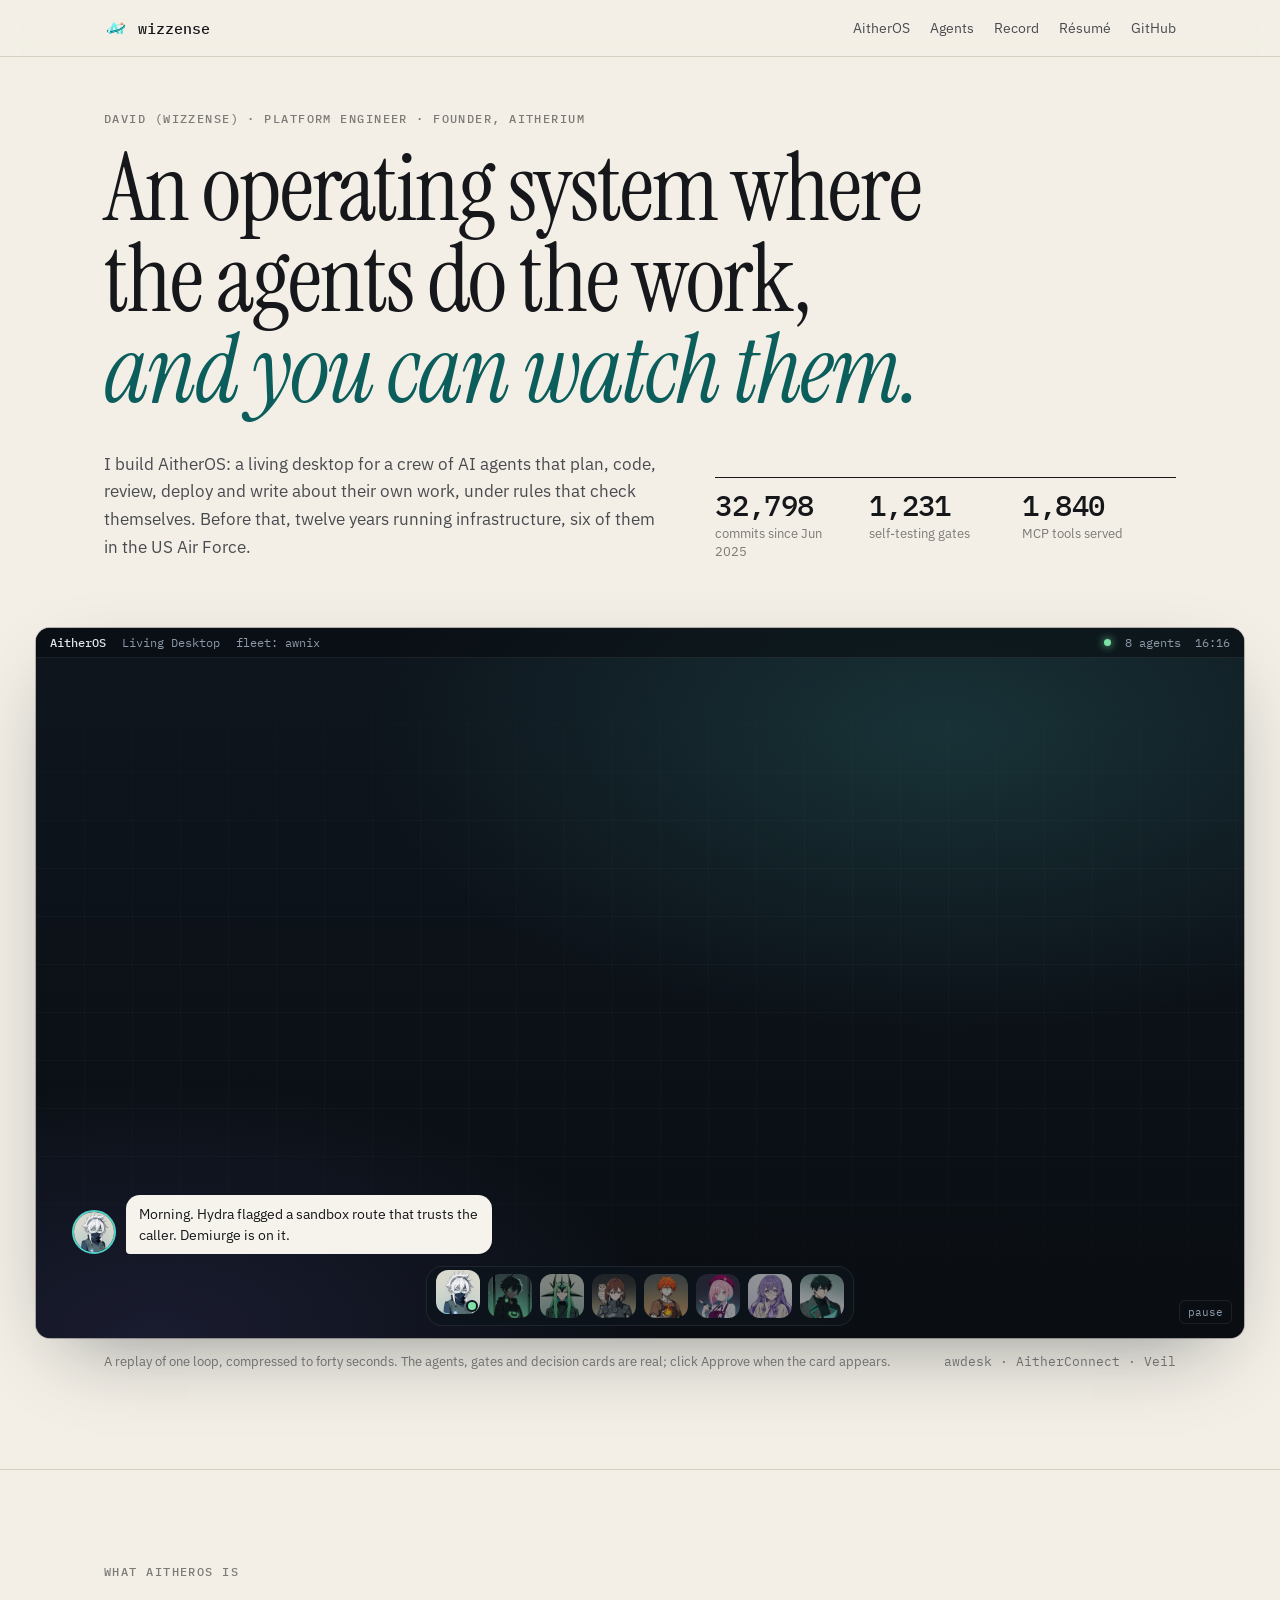
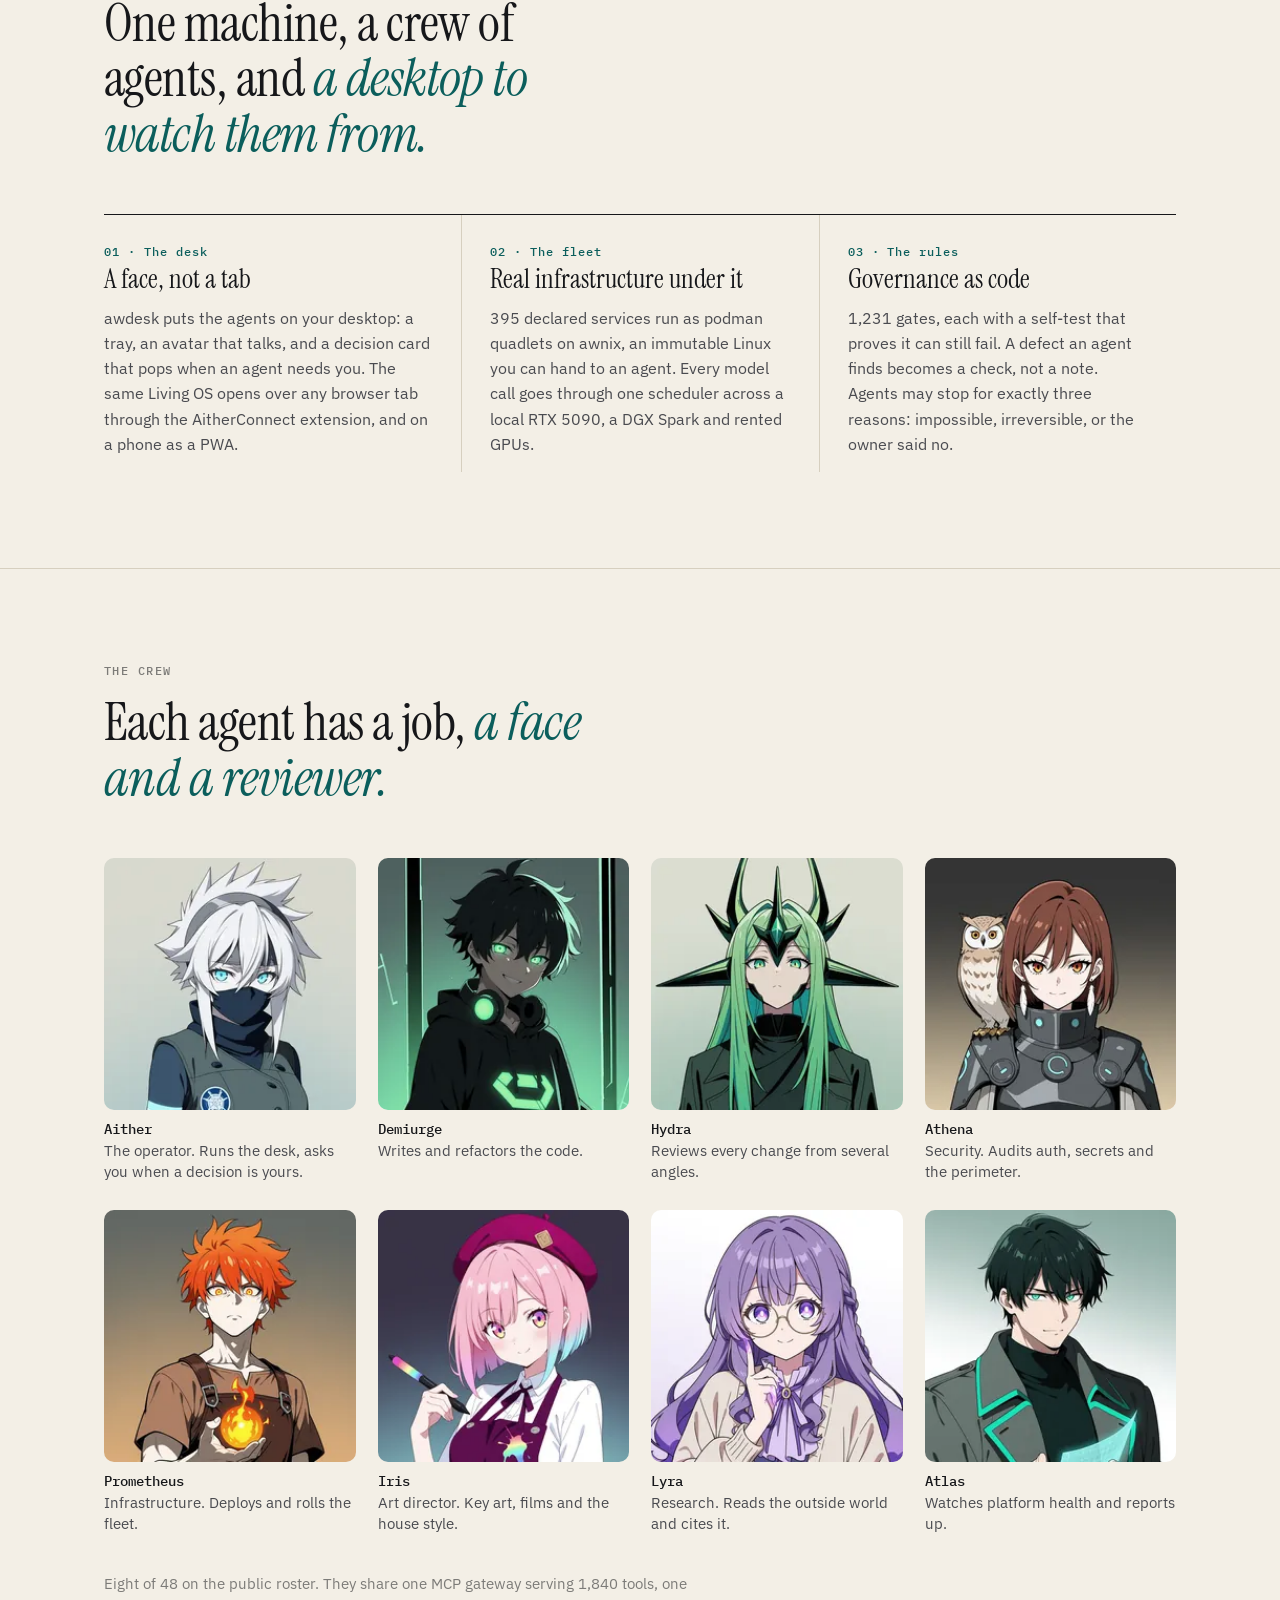
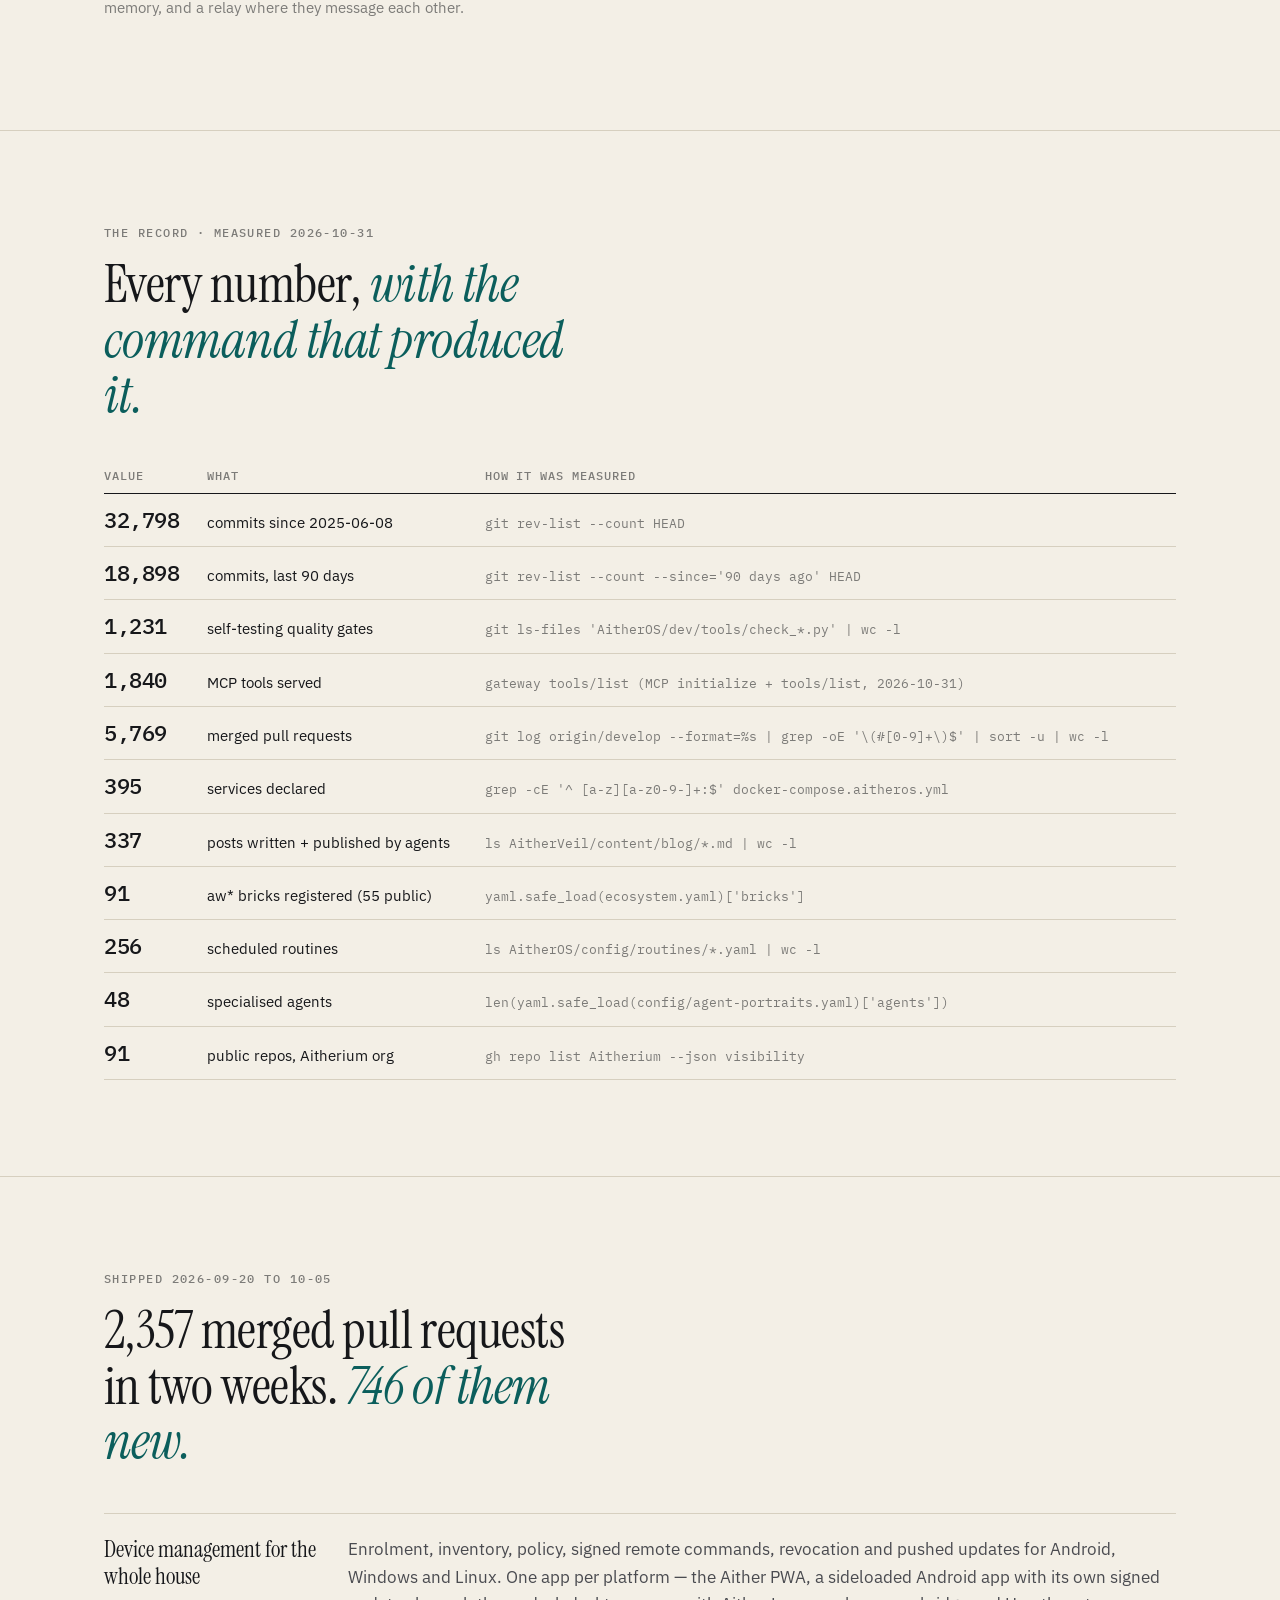
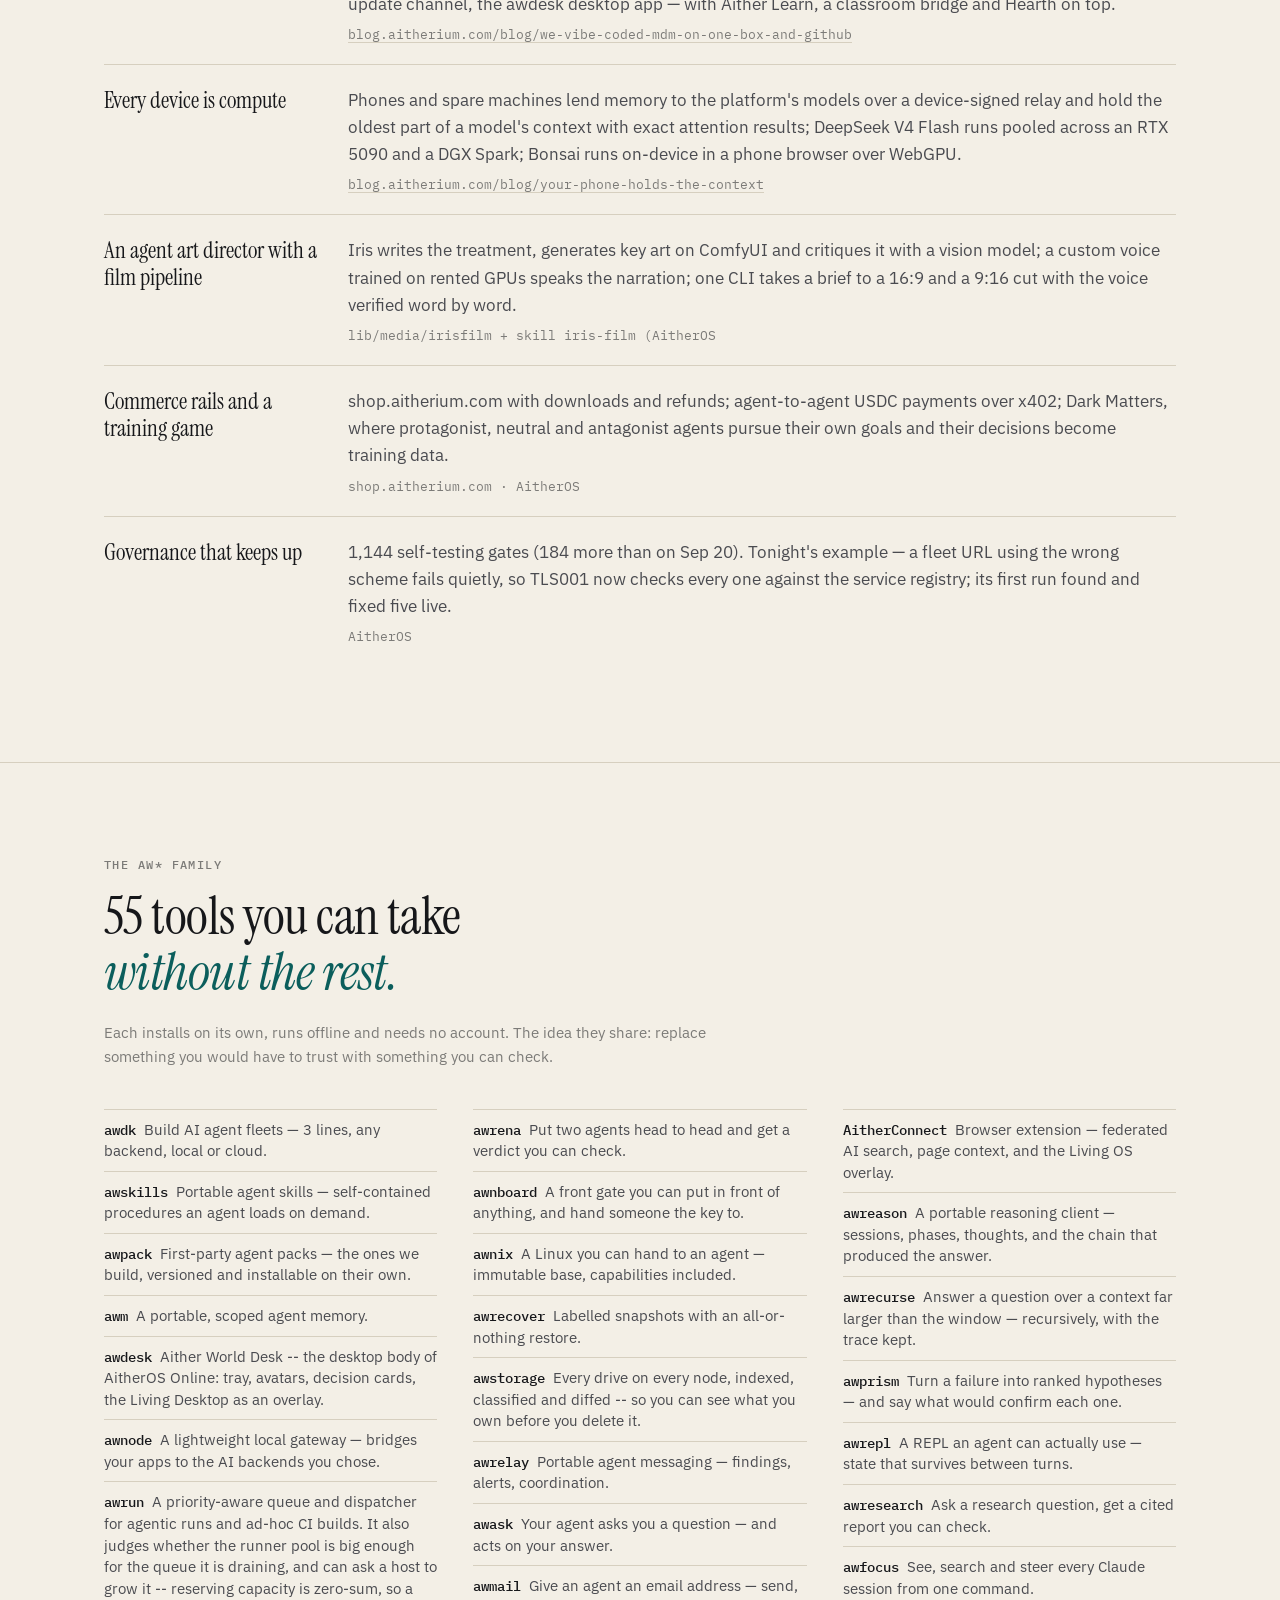
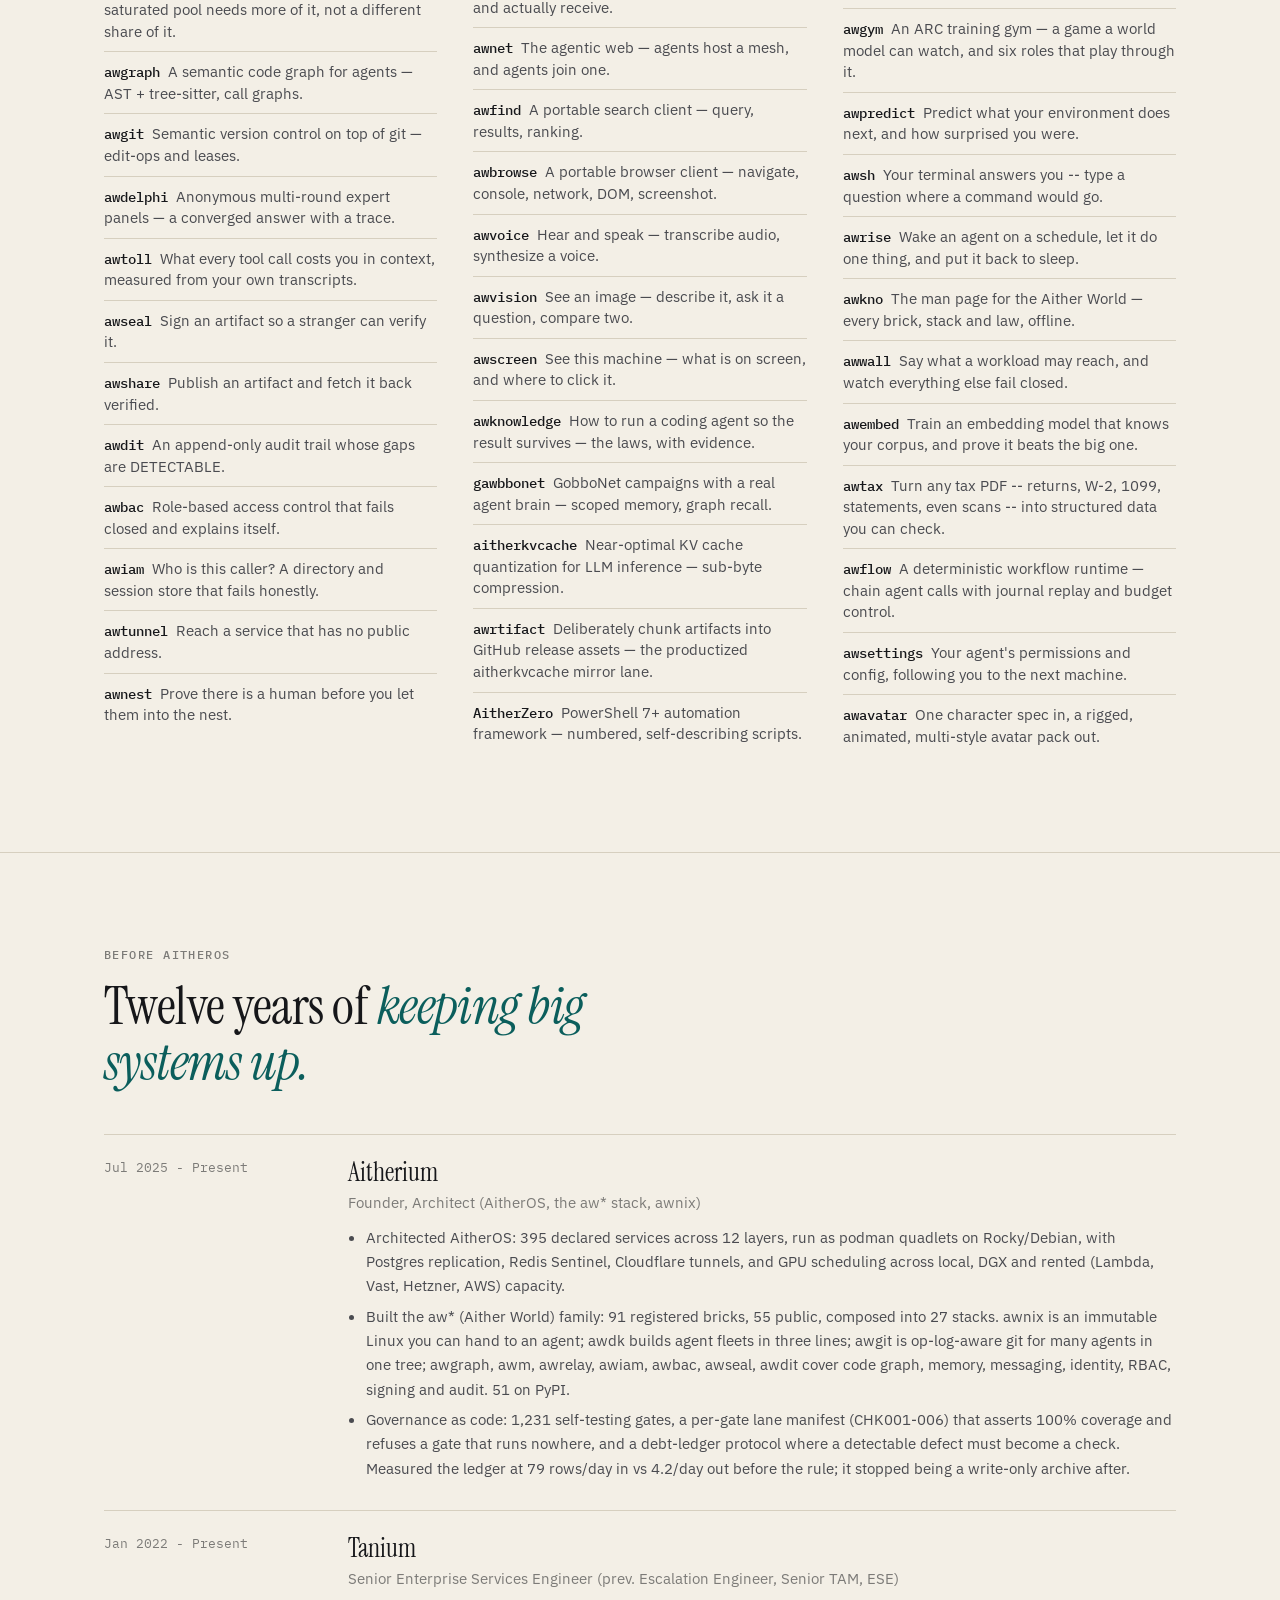
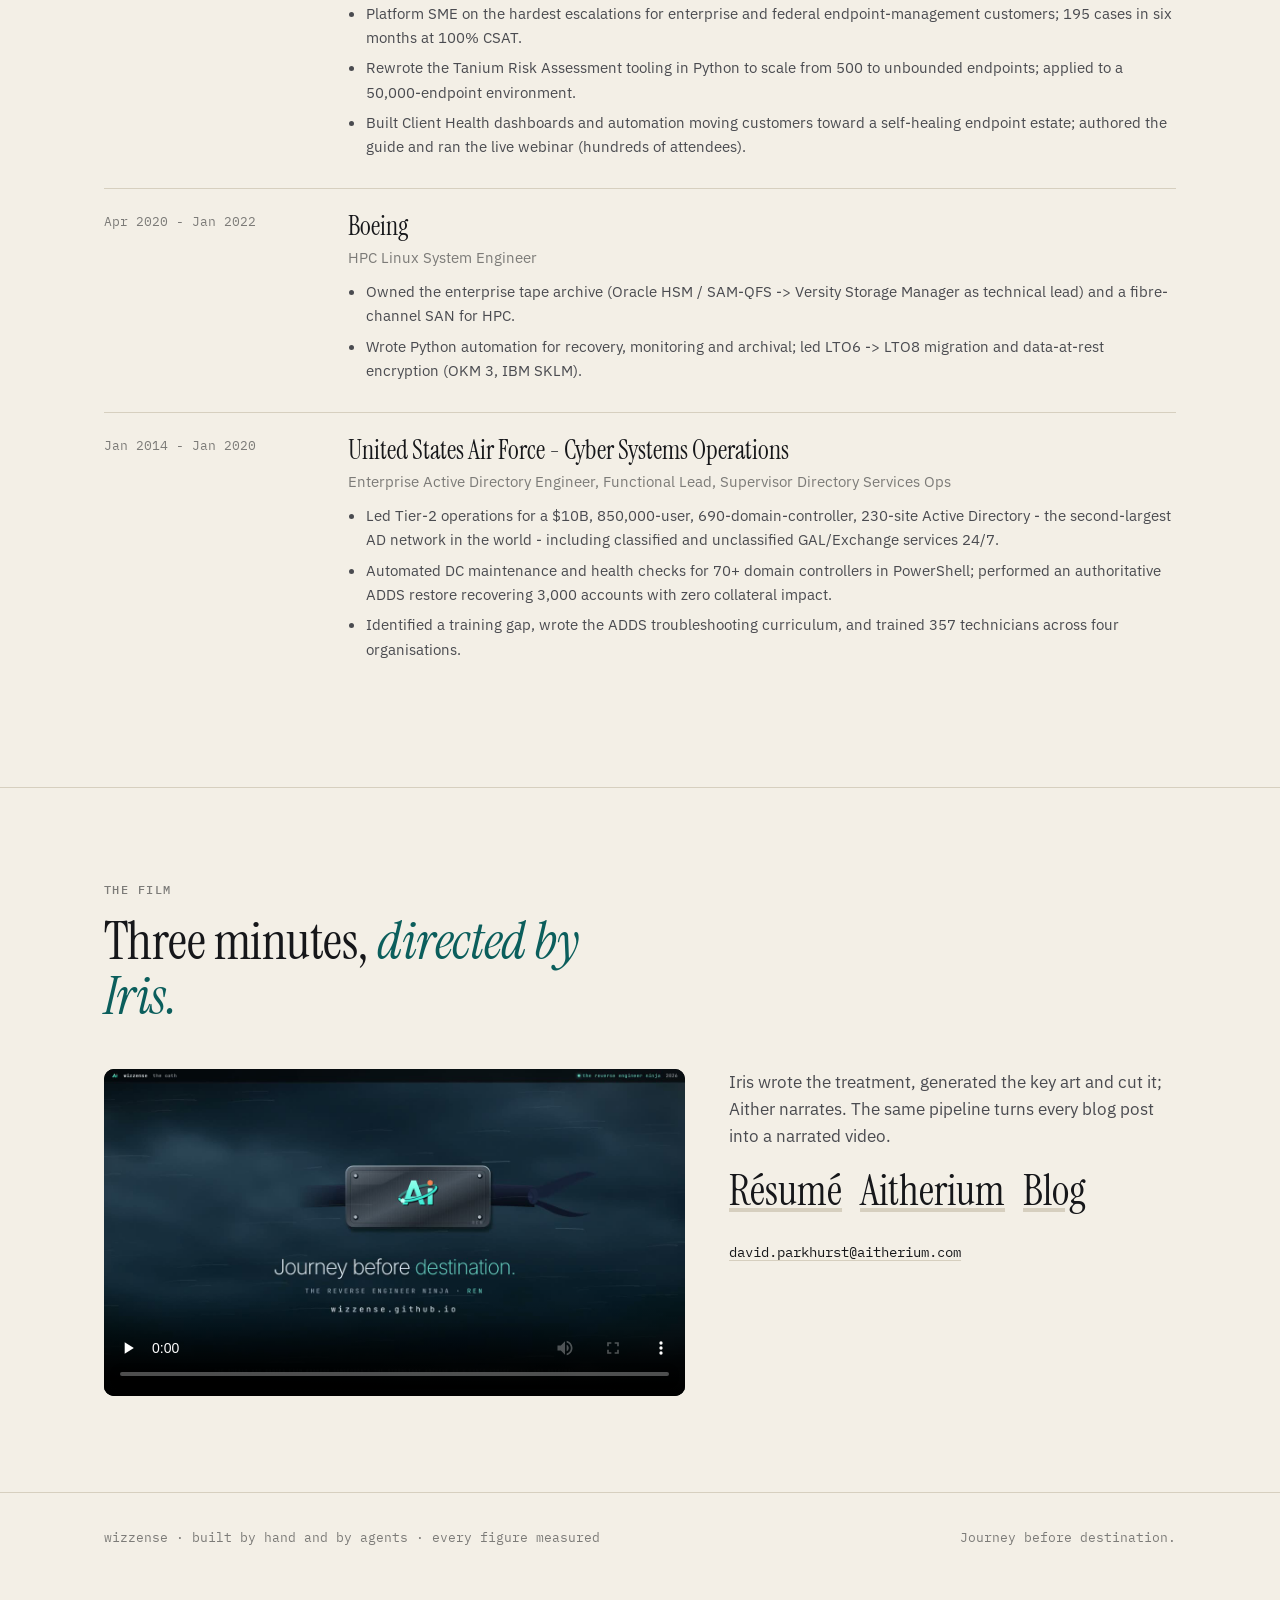
<file: docs/index.html>
<!doctype html>
<html lang="en">
<head>
<meta charset="utf-8">
<meta name="viewport" content="width=device-width, initial-scale=1">
<title>wizzense · AitherOS</title>
<meta name="description" content="David (wizzense) builds AitherOS: a living desktop where a crew of AI agents plan, code, review and ship under self-testing gates. 32,798 commits, 1,231 gates, 91 aw* bricks.">
<meta property="og:title" content="wizzense · AitherOS, the living desktop">
<meta property="og:description" content="An operating system where the agents do the work, and you can watch them. 32,798 commits since June 2025, every number measured.">
<meta property="og:image" content="https://wizzense.github.io/video/journey-poster.jpg">
<meta name="theme-color" content="#f3efe6" media="(prefers-color-scheme: light)">
<meta name="theme-color" content="#101114" media="(prefers-color-scheme: dark)">
<link rel="icon" href="favicon.ico">
<link rel="preconnect" href="https://fonts.googleapis.com">
<link rel="preconnect" href="https://fonts.gstatic.com" crossorigin>
<link href="https://fonts.googleapis.com/css2?family=Instrument+Serif:ital@0;1&family=IBM+Plex+Sans:wght@400;500;600&family=IBM+Plex+Mono:wght@400;500&display=swap" rel="stylesheet">
<style>
:root{
  --paper:#f3efe6; --paper-2:#ebe5d8; --ink:#16171a; --ink-2:#4a4b50; --ink-3:#7c7b78;
  --rule:#d6cfbf; --accent:#0f7b78; --accent-ink:#0b5e5c; --warn:#b4532a;
  --screen:#0c1117; --screen-2:#141b24; --glass:rgba(22,30,40,.92); --s-line:rgba(255,255,255,.08);
  --s-tx:#dfe6ee; --s-tx2:#8d99a8; --s-acc:#4fd1c5; --s-add:#7ee2a8; --s-del:#f2877a;
  --serif:"Instrument Serif",Georgia,serif; --sans:"IBM Plex Sans",system-ui,sans-serif; --mono:"IBM Plex Mono",ui-monospace,monospace;
  --maxw:1120px;
}
@media (prefers-color-scheme: dark){:root:not([data-theme="light"]){
  --paper:#101114; --paper-2:#17181c; --ink:#ece8de; --ink-2:#b5b1a7; --ink-3:#85827a; --rule:#2b2c31; --accent:#4fd1c5; --accent-ink:#7fe0d6; --warn:#e58a5f;
}}
:root[data-theme="dark"]{--paper:#101114; --paper-2:#17181c; --ink:#ece8de; --ink-2:#b5b1a7; --ink-3:#85827a; --rule:#2b2c31; --accent:#4fd1c5; --accent-ink:#7fe0d6; --warn:#e58a5f}
*{box-sizing:border-box}
html{-webkit-text-size-adjust:100%}
body{margin:0;background:var(--paper);color:var(--ink);font:400 17px/1.6 var(--sans);-webkit-font-smoothing:antialiased;overflow-x:hidden}
a{color:inherit;text-decoration-color:var(--rule);text-underline-offset:3px}
a:hover{text-decoration-color:var(--accent);color:var(--accent-ink)}
.wrap{max-width:var(--maxw);margin:0 auto;padding:0 24px}
.mono{font-family:var(--mono)}
.eyebrow{font:500 12px/1 var(--mono);letter-spacing:.12em;text-transform:uppercase;color:var(--ink-3);margin:0 0 18px}
h1,h2,h3{font-weight:400;margin:0}
h2{font-family:var(--serif);font-size:clamp(2rem,4.4vw,3.3rem);line-height:1.05;letter-spacing:-.01em;max-width:20ch}
h2 i{color:var(--accent-ink)}
p{margin:0 0 1em}
section{padding:96px 0;border-top:1px solid var(--rule)}

/* top bar */
header.top{position:sticky;top:0;z-index:20;background:color-mix(in srgb,var(--paper) 88%,transparent);backdrop-filter:blur(8px);-webkit-backdrop-filter:blur(8px);border-bottom:1px solid var(--rule)}
header.top .wrap{display:flex;align-items:center;gap:22px;height:56px}
.mark{display:flex;align-items:center;gap:10px;font:500 15px var(--mono);text-decoration:none}
.mark img{width:24px;height:24px;border-radius:6px}
nav.links{margin-left:auto;display:flex;gap:20px;font-size:14px}
nav.links a{text-decoration:none;color:var(--ink-2)}
nav.links a:hover{color:var(--ink)}
@media (max-width:720px){nav.links a.opt{display:none}}

/* hero */
.hero{padding-top:56px;padding-bottom:24px}
.hero h1{font-family:var(--serif);font-size:clamp(2.6rem,7.4vw,6.6rem);line-height:.96;letter-spacing:-.02em;max-width:19ch}
.hero h1 i{color:var(--accent-ink)}
.hero .intro{display:grid;grid-template-columns:1.1fr .9fr;gap:48px;margin-top:34px;align-items:end}
.hero .intro p{color:var(--ink-2);font-size:1.08rem;max-width:56ch;margin:0}
.hero .facts{display:grid;grid-template-columns:repeat(3,1fr);border-top:1px solid var(--ink)}
.hero .facts div{padding:12px 12px 0 0}
.hero .facts b{display:block;font:500 clamp(1.3rem,2.4vw,1.8rem)/1.1 var(--mono);letter-spacing:-.02em}
.hero .facts span{display:block;font-size:13px;line-height:1.35;margin-top:4px;color:var(--ink-3)}
@media (max-width:820px){.hero .intro{grid-template-columns:1fr;gap:28px}}

/* ───────── the living desktop ───────── */
.deskwrap{margin:44px auto 0;max-width:1240px;padding:0 16px}
#desk{position:relative;aspect-ratio:16/9.4;border-radius:14px;overflow:hidden;background:var(--screen);color:var(--s-tx);font:13px/1.5 var(--mono);
  box-shadow:0 1px 0 rgba(255,255,255,.06) inset,0 30px 80px -30px rgba(10,20,30,.45),0 0 0 1px rgba(0,0,0,.25);isolation:isolate;user-select:none}
#desk .wall{position:absolute;inset:0;z-index:-1;
  background:radial-gradient(80% 70% at 75% 15%,rgba(79,209,197,.16),transparent 60%),radial-gradient(70% 60% at 10% 100%,rgba(120,110,220,.14),transparent 60%),linear-gradient(180deg,#0e151d,#0a0e13)}
#desk .wall::after{content:"";position:absolute;inset:0;background-image:linear-gradient(rgba(255,255,255,.025) 1px,transparent 1px),linear-gradient(90deg,rgba(255,255,255,.025) 1px,transparent 1px);background-size:48px 48px;mask-image:linear-gradient(180deg,transparent,#000 30%,#000 70%,transparent)}
#desk .menubar{position:absolute;top:0;left:0;right:0;height:30px;display:flex;align-items:center;gap:16px;padding:0 14px;font-size:12px;color:var(--s-tx2);background:rgba(8,12,16,.55);border-bottom:1px solid var(--s-line)}
#desk .menubar b{color:var(--s-tx);font-weight:500}
#desk .menubar .r{margin-left:auto;display:flex;gap:14px;align-items:center}
#desk .menubar .dot{width:7px;height:7px;border-radius:50%;background:var(--s-add);box-shadow:0 0 8px var(--s-add)}
.win{position:absolute;background:var(--glass);border:1px solid var(--s-line);border-radius:10px;box-shadow:0 18px 40px -12px rgba(0,0,0,.6);overflow:hidden;
  opacity:0;transform:translateY(10px) scale(.98);transition:opacity .45s cubic-bezier(.2,.8,.2,1),transform .45s cubic-bezier(.2,.8,.2,1)}
.win.on{opacity:1;transform:none}
.win .tb{display:flex;align-items:center;gap:8px;height:30px;padding:0 10px;border-bottom:1px solid var(--s-line);font-size:11.5px;color:var(--s-tx2);background:rgba(255,255,255,.02)}
.win .tb img{width:18px;height:18px;border-radius:50%}
.win .tb b{color:var(--s-tx);font-weight:500}
.win .tb .st{margin-left:auto;font-size:10.5px;color:var(--s-acc)}
.win .bd{padding:10px 12px;font-size:12px;line-height:1.65;white-space:pre;overflow:hidden}
.win .add{color:var(--s-add)} .win .del{color:var(--s-del)} .win .dim{color:var(--s-tx2)} .win .acc{color:var(--s-acc)}
#w-code{left:3%;top:12%;width:47%;height:46%}
#w-review{left:52%;top:12%;width:30%;height:38%}
#w-gates{left:52%;top:53%;width:30%;height:23%}
#w-deploy{left:3%;top:61%;width:47%;height:24%}
#w-film{left:56%;top:20%;width:36%;height:40%}
#w-film .frame{margin:10px 12px;height:58%;border-radius:6px;background:#000 url(video/journey-poster.jpg) center/cover;position:relative;overflow:hidden}
#w-film .frame::after{content:"";position:absolute;inset:0;background:linear-gradient(90deg,transparent,rgba(255,255,255,.18),transparent);transform:translateX(-100%);animation:sweep 2.2s linear infinite}
#w-film .bar{margin:0 12px;height:4px;border-radius:2px;background:rgba(255,255,255,.08)}
#w-film .bar i{display:block;height:100%;width:0;border-radius:2px;background:var(--s-acc);transition:width 5s linear}
#w-film.on .bar i{width:86%}
@keyframes sweep{to{transform:translateX(100%)}}
.counter{font-size:22px;color:var(--s-tx);letter-spacing:-.02em}
/* decision card (awdesk) */
#card{position:absolute;right:2.5%;top:13%;width:min(300px,42%);padding:14px;border-radius:12px;background:#f6f3ec;color:#16171a;font:13px/1.45 var(--sans);
  box-shadow:0 24px 50px -10px rgba(0,0,0,.55);opacity:0;transform:translateX(24px);transition:all .45s cubic-bezier(.2,.8,.2,1);z-index:5;pointer-events:none}
#card.on{opacity:1;transform:none;pointer-events:auto}
#card .who{display:flex;align-items:center;gap:8px;font:500 11px var(--mono);color:#6b6a66;letter-spacing:.04em;text-transform:uppercase}
#card .who img{width:22px;height:22px;border-radius:50%}
#card h4{margin:8px 0 4px;font:600 15px/1.3 var(--sans)}
#card p{margin:0 0 10px;color:#4a4b50;font-size:12.5px}
#card .btns{display:flex;gap:8px}
#card button{flex:1;font:500 13px var(--sans);padding:8px 0;border-radius:8px;border:1px solid #cfc8b8;background:#fff;color:#16171a;cursor:pointer}
#card button.go{background:#0f7b78;border-color:#0f7b78;color:#fff}
#card button:focus-visible{outline:2px solid #0f7b78;outline-offset:2px}
#card .t{height:3px;margin-top:10px;border-radius:2px;background:#e3ddcf;overflow:hidden}
#card .t i{display:block;height:100%;width:100%;background:#0f7b78;transform-origin:left;transform:scaleX(1)}
#card.on .t i{transition:transform 6s linear;transform:scaleX(0)}
/* aither speaks */
#say{position:absolute;left:3%;bottom:84px;max-width:min(420px,70%);display:flex;gap:10px;align-items:flex-end;opacity:0;transform:translateY(8px);transition:all .4s;z-index:4}
#say.on{opacity:1;transform:none}
#say img{width:44px;height:44px;border-radius:50%;border:2px solid var(--s-acc);flex:none}
#say span{background:#f6f3ec;color:#16171a;font:14px/1.45 var(--sans);padding:9px 13px;border-radius:14px 14px 14px 4px}
/* dock */
#dock{position:absolute;left:50%;bottom:12px;transform:translateX(-50%);display:flex;gap:8px;padding:7px 9px;border-radius:16px;background:rgba(14,20,28,.7);border:1px solid var(--s-line);backdrop-filter:blur(10px);-webkit-backdrop-filter:blur(10px)}
#dock .a{position:relative;width:44px;height:44px;border-radius:12px;overflow:hidden;opacity:.55;transition:opacity .3s,transform .3s}
#dock .a img{width:100%;height:100%;object-fit:cover;display:block}
#dock .a.busy{opacity:1;transform:translateY(-4px)}
#dock .a.busy::after{content:"";position:absolute;right:4px;bottom:4px;width:8px;height:8px;border-radius:50%;background:var(--s-add);box-shadow:0 0 0 2px #0e141c}
#desk .ctl{position:absolute;right:12px;bottom:14px;font:11px var(--mono);color:var(--s-tx2);background:none;border:1px solid var(--s-line);border-radius:6px;padding:4px 8px;cursor:pointer}
.deskcap{max-width:var(--maxw);margin:14px auto 0;padding:0 24px;font-size:13px;color:var(--ink-3);display:flex;gap:18px;flex-wrap:wrap;justify-content:space-between}
@media (max-width:760px){
  #desk{aspect-ratio:auto;height:640px;font-size:11px}
  #w-code{left:3%;top:7%;width:94%;height:34%}
  #w-review{left:3%;top:43%;width:94%;height:22%}
  #w-gates{display:none}
  #w-deploy{left:3%;top:43%;width:94%;height:22%;z-index:2}
  #w-film{left:3%;top:7%;width:94%;height:34%;z-index:2}
  #card{right:3%;left:3%;width:auto;top:auto;bottom:150px}
  #say{bottom:76px;max-width:94%}
  #dock .a{width:34px;height:34px;border-radius:9px}
  #dock{gap:5px;padding:5px}
  #desk .ctl{display:none}
  #desk .menubar .hide-s{display:none}
  .win .bd{font-size:11px;white-space:pre-wrap}
}
@media (prefers-reduced-motion:reduce){.win,#card,#say{transition:none}#w-film .frame::after{animation:none}}

/* three columns */
.cols{display:grid;grid-template-columns:repeat(3,1fr);gap:0;margin-top:52px;border-top:1px solid var(--ink)}
.cols > div{padding:22px 28px 0 0}
.cols > div + div{padding-left:28px;border-left:1px solid var(--rule)}
.cols h3{font-family:var(--serif);font-size:1.7rem;line-height:1.1;margin-bottom:12px}
.cols p{color:var(--ink-2);font-size:.98rem}
.cols .n{font:500 12px var(--mono);color:var(--accent-ink);letter-spacing:.08em}
@media (max-width:820px){.cols{grid-template-columns:1fr}.cols > div + div{padding-left:0;border-left:0;border-top:1px solid var(--rule)}.cols > div{padding:22px 0 8px}}

/* cast */
.cast{display:grid;grid-template-columns:repeat(4,1fr);gap:28px 22px;margin-top:52px}
.cast figure{margin:0}
.cast img{width:100%;aspect-ratio:1;object-fit:cover;border-radius:10px;display:block;background:var(--paper-2);filter:saturate(.9)}
.cast figcaption{margin-top:10px;font-size:.92rem;color:var(--ink-2);line-height:1.45}
.cast figcaption b{display:block;font:500 14px var(--mono);color:var(--ink);margin-bottom:2px}
@media (max-width:820px){.cast{grid-template-columns:repeat(2,1fr)}}
.aside{margin-top:36px;color:var(--ink-3);font-size:.95rem;max-width:70ch}

/* record table */
table.rec{width:100%;border-collapse:collapse;margin-top:44px;font-size:.95rem}
table.rec th{text-align:left;font:500 12px var(--mono);letter-spacing:.08em;text-transform:uppercase;color:var(--ink-3);padding:0 12px 10px 0;border-bottom:1px solid var(--ink)}
table.rec td{padding:12px 12px 12px 0;border-bottom:1px solid var(--rule);vertical-align:baseline}
table.rec td.v{font:500 1.35rem var(--mono);letter-spacing:-.02em;white-space:nowrap;width:1%;padding-right:28px}
table.rec td.c{font:12.5px/1.5 var(--mono);color:var(--ink-3);word-break:break-word}
@media (max-width:720px){table.rec thead{display:none}table.rec tr{display:grid;grid-template-columns:auto 1fr;gap:0 16px;border-bottom:1px solid var(--rule);padding:10px 0}table.rec td{border:0;padding:0}table.rec td.c{grid-column:1/-1;margin-top:4px}}

/* log */
.log{list-style:none;margin:44px 0 0;padding:0}
.log li{display:grid;grid-template-columns:220px 1fr;gap:24px;padding:22px 0;border-top:1px solid var(--rule)}
.log h3{font-family:var(--serif);font-size:1.45rem;line-height:1.15}
.log p{color:var(--ink-2);margin:0}
.log .ev{display:block;margin-top:8px;font:12.5px var(--mono);color:var(--ink-3)}
@media (max-width:720px){.log li{grid-template-columns:1fr;gap:8px}}

/* bricks */
.bricks{columns:3 280px;column-gap:36px;margin-top:40px}
.bricks a{display:block;break-inside:avoid;padding:9px 0;border-top:1px solid var(--rule);text-decoration:none;font-size:.93rem;color:var(--ink-2);line-height:1.45}
.bricks a b{font:500 14px var(--mono);color:var(--ink);margin-right:8px}
.bricks a:hover b{color:var(--accent-ink)}

/* experience */
.xp{margin-top:44px}
.xp .row{display:grid;grid-template-columns:220px 1fr;gap:24px;padding:24px 0;border-top:1px solid var(--rule)}
.xp .when{font:13px var(--mono);color:var(--ink-3)}
.xp .org{font-family:var(--serif);font-size:1.6rem;line-height:1.1}
.xp .ttl{color:var(--ink-3);font-size:.92rem;margin:4px 0 10px}
.xp ul{margin:0;padding-left:18px;color:var(--ink-2);font-size:.95rem}
.xp li{margin-bottom:6px}
@media (max-width:720px){.xp .row{grid-template-columns:1fr;gap:6px}}

/* film + close */
.film{display:grid;grid-template-columns:1.3fr 1fr;gap:44px;margin-top:44px;align-items:start}
.film video{width:100%;border-radius:10px;background:#000;display:block}
.close a.big{display:inline-block;font-family:var(--serif);font-size:clamp(1.8rem,3.4vw,2.6rem);line-height:1.2;margin:0 18px 6px 0}
@media (max-width:820px){.film{grid-template-columns:1fr}}
footer{padding:36px 0 60px;border-top:1px solid var(--rule);font:13px var(--mono);color:var(--ink-3)}
footer .wrap{display:flex;gap:20px;flex-wrap:wrap;justify-content:space-between}
</style>
</head>
<body>
<header class="top"><div class="wrap">
  <a class="mark" href="#"><img src="assets/element-symbol.svg" alt="">wizzense</a>
  <nav class="links">
    <a class="opt" href="#os">AitherOS</a><a class="opt" href="#cast">Agents</a><a class="opt" href="#record">Record</a>
    <a href="resume.pdf">Résumé</a><a href="https://github.com/wizzense">GitHub</a>
  </nav>
</div></header>

<main>
<div class="wrap hero">
  <p class="eyebrow">David (wizzense) · Platform engineer · Founder, Aitherium</p>
  <h1>An operating system where the agents do the work, <i>and you can watch them.</i></h1>
  <div class="intro">
    <p>I build AitherOS: a living desktop for a crew of AI agents that plan, code, review, deploy and write about their own work, under rules that check themselves. Before that, twelve years running infrastructure, six of them in the US Air Force.</p>
    <div class="facts">
      <div><b>32,798</b><span>commits since Jun 2025</span></div>
      <div><b>1,231</b><span>self-testing gates</span></div>
      <div><b>1,840</b><span>MCP tools served</span></div>
    </div>
  </div>
</div>

<div class="deskwrap">
  <div id="desk" role="img" aria-label="A replay of the AitherOS living desktop: Demiurge writes a fix, Hydra reviews it, the gates run, Aither asks for approval with a decision card, Prometheus deploys and Iris cuts the release film.">
    <div class="wall"></div>
    <div class="menubar"><b>AitherOS</b><span class="hide-s">Living Desktop</span><span class="hide-s">fleet: awnix</span>
      <span class="r"><span class="dot"></span><span id="crew">8 agents</span><span id="clock">09:00</span></span></div>

    <div class="win" id="w-code"><div class="tb"><img src="assets/agents/demiurge.webp" alt=""><b>Demiurge</b> lib/sandbox/routes.py<span class="st">writing</span></div><div class="bd" id="code"></div></div>
    <div class="win" id="w-review"><div class="tb"><img src="assets/agents/hydra.webp" alt=""><b>Hydra</b> review<span class="st">reading</span></div><div class="bd" id="review" style="white-space:pre-wrap"></div></div>
    <div class="win" id="w-gates"><div class="tb"><img src="assets/agents/athena.webp" alt=""><b>Athena</b> run_gates.py<span class="st">running</span></div><div class="bd"><span class="counter" id="gcount">0</span> <span class="dim">/ 1,231 gates</span>
<span id="gline" class="dim">checking…</span></div></div>
    <div class="win" id="w-deploy"><div class="tb"><img src="assets/agents/prometheus.webp" alt=""><b>Prometheus</b> ring deploy<span class="st">rolling</span></div><div class="bd" id="deploy" style="white-space:pre-wrap"></div></div>
    <div class="win" id="w-film"><div class="tb"><img src="assets/agents/iris.webp" alt=""><b>Iris</b> release film<span class="st">cutting</span></div><div class="frame"></div><div class="bar"><i></i></div><div class="bd dim">16:9 + 9:16 · voice checked word by word</div></div>

    <div id="card" role="dialog" aria-label="Decision card">
      <div class="who"><img src="assets/agents/aither.webp" alt="">Aither needs you</div>
      <h4>Ship the sandbox auth fix?</h4>
      <p>Review passed, gates clean. Rolls one Genesis instance at a time.</p>
      <div class="btns"><button class="go" id="approve">Approve</button><button id="hold">Hold</button></div>
      <div class="t"><i></i></div>
    </div>
    <div id="say"><img src="assets/agents/aither.webp" alt=""><span id="saytx"></span></div>

    <div id="dock"></div>
    <button class="ctl" id="pause" type="button">pause</button>
  </div>
</div>
<div class="deskcap"><span>A replay of one loop, compressed to forty seconds. The agents, gates and decision cards are real; click Approve when the card appears.</span><span class="mono">awdesk · AitherConnect · Veil</span></div>

<section id="os" style="margin-top:96px"><div class="wrap">
  <p class="eyebrow">What AitherOS is</p>
  <h2>One machine, a crew of agents, and <i>a desktop to watch them from.</i></h2>
  <div class="cols">
    <div><span class="n">01 · The desk</span><h3>A face, not a tab</h3><p>awdesk puts the agents on your desktop: a tray, an avatar that talks, and a decision card that pops when an agent needs you. The same Living OS opens over any browser tab through the AitherConnect extension, and on a phone as a PWA.</p></div>
    <div><span class="n">02 · The fleet</span><h3>Real infrastructure under it</h3><p>395 declared services run as podman quadlets on awnix, an immutable Linux you can hand to an agent. Every model call goes through one scheduler across a local RTX 5090, a DGX Spark and rented GPUs.</p></div>
    <div><span class="n">03 · The rules</span><h3>Governance as code</h3><p>1,231 gates, each with a self-test that proves it can still fail. A defect an agent finds becomes a check, not a note. Agents may stop for exactly three reasons: impossible, irreversible, or the owner said no.</p></div>
  </div>
</div></section>

<section id="cast"><div class="wrap">
  <p class="eyebrow">The crew</p>
  <h2>Each agent has a job, <i>a face and a reviewer.</i></h2>
  <div class="cast" id="castgrid"></div>
  <p class="aside">Eight of 48 on the public roster. They share one MCP gateway serving 1,840 tools, one memory, and a relay where they message each other.</p>
</div></section>

<section id="record"><div class="wrap">
  <p class="eyebrow">The record · measured 2026-10-31</p>
  <h2>Every number, <i>with the command that produced it.</i></h2>
  <table class="rec"><thead><tr><th>Value</th><th>What</th><th>How it was measured</th></tr></thead><tbody id="rec"></tbody></table>
</div></section>

<section id="recent"><div class="wrap">
  <p class="eyebrow">Shipped 2026-09-20 to 10-05</p>
  <h2>2,357 merged pull requests in two weeks. <i>746 of them new.</i></h2>
  <ul class="log" id="log"></ul>
</div></section>

<section id="bricks"><div class="wrap">
  <p class="eyebrow">The aw* family</p>
  <h2>55 tools you can take <i>without the rest.</i></h2>
  <p class="aside" style="margin-top:20px">Each installs on its own, runs offline and needs no account. The idea they share: replace something you would have to trust with something you can check.</p>
  <div class="bricks" id="bricklist"></div>
</div></section>

<section id="before"><div class="wrap">
  <p class="eyebrow">Before AitherOS</p>
  <h2>Twelve years of <i>keeping big systems up.</i></h2>
  <div class="xp" id="xp"></div>
</div></section>

<section id="close"><div class="wrap">
  <p class="eyebrow">The film</p>
  <h2>Three minutes, <i>directed by Iris.</i></h2>
  <div class="film">
    <video controls preload="none" playsinline poster="video/journey-poster.jpg" src="video/journey.mp4"></video>
    <div class="close">
      <p style="color:var(--ink-2)">Iris wrote the treatment, generated the key art and cut it; Aither narrates. The same pipeline turns every blog post into a narrated video.</p>
      <a class="big" href="resume.pdf">Résumé</a><a class="big" href="https://github.com/Aitherium">Aitherium</a><a class="big" href="https://blog.aitherium.com">Blog</a>
      <p class="mono" style="margin-top:18px;font-size:14px"><a href="mailto:david.parkhurst@aitherium.com">david.parkhurst@aitherium.com</a></p>
    </div>
  </div>
</div></section>
</main>

<footer><div class="wrap"><span>wizzense · built by hand and by agents · every figure measured</span><span>Journey before destination.</span></div></footer>

<script>
const D = {"identity":{"name":"David (wizzense)","handle":"wizzense","headline":"Platform Engineer. Founder & Architect, Aitherium / AitherOS. USAF veteran.","location":"remote","email":"david.parkhurst@aitherium.com","github":"github.com/wizzense","org":"github.com/Aitherium","site":"wizzense.github.io","blog":"blog.aitherium.com"},"summary":"I run a software factory, not a backlog. Over 15 months I built AitherOS — an AI-native operating platform where 48 specialised agents plan, code, review, audit, deploy and write about their own work — and used it to land 32,798 commits and 5,769 merged pull requests, 1,231 self-testing quality gates, 1,840 live MCP tools and 337 published posts, most of it authored and shipped by agents under programmatic governance I designed. Before that: 12 years racking, securing and automating enterprise infrastructure, including the second-largest Active Directory on earth for the US Air Force. I have scars from every layer of the stack and a documented, measured opinion about how autonomous systems fail. Platform engineering — orchestration, governance, memory, evaluation, self-healing, ship — is the job I have been doing, in the open, every day.","metrics":[{"key":"commits_total","value":32798,"label":"commits since 2025-06-08","how":"git rev-list --count HEAD"},{"key":"commits_90d","value":18898,"label":"commits, last 90 days","how":"git rev-list --count --since='90 days ago' HEAD"},{"key":"quality_gates","value":1231,"label":"self-testing quality gates","how":"git ls-files 'AitherOS/dev/tools/check_*.py' | wc -l"},{"key":"mcp_tools_served","value":1840,"label":"MCP tools served","how":"gateway tools/list (MCP initialize + tools/list, 2026-10-31)"},{"key":"merged_prs_total","value":5769,"label":"merged pull requests","how":"git log origin/develop --format=%s | grep -oE '\\(#[0-9]+\\)$' | sort -u | wc -l"},{"key":"compose_services","value":395,"label":"services declared","how":"grep -cE '^  [a-z][a-z0-9-]+:$' docker-compose.aitheros.yml"},{"key":"blog_posts","value":337,"label":"posts written + published by agents","how":"ls AitherVeil/content/blog/*.md | wc -l"},{"key":"aw_bricks_registered","value":91,"label":"aw* bricks registered (55 public)","how":"yaml.safe_load(ecosystem.yaml)['bricks']"},{"key":"routines","value":256,"label":"scheduled routines","how":"ls AitherOS/config/routines/*.yaml | wc -l"},{"key":"agents","value":48,"label":"specialised agents","how":"len(yaml.safe_load(config/agent-portraits.yaml)['agents'])"},{"key":"org_public_repos","value":91,"label":"public repos, Aitherium org","how":"gh repo list Aitherium --json visibility"}],"pypi":{"awdk":"3.8.60","awgit":"1.12.0","awgraph":"1.4.14","awrelay":"0.5.0"},"jd":[{"jd":"Architect Multi-Agent Systems","proof":"Designed the AitherOS dispatch ladder: a 33-agent roster (Demiurge codes, Hydra reviews, Athena audits, Apollo profiles, Prometheus deploys, Scribe documents) behind a single MCP gateway, with capability-based routing, swarm coding (11 parallel LLM agents), agent-to-agent mesh messaging (awrelay), and a ratchet loop (propose -> apply -> score -> keep/revert) driving measurable improvement. All LLM traffic routes through one priority scheduler (MicroScheduler) across a local RTX 5090, a DGX Spark pool and rented cloud GPUs."},{"jd":"Implement Automated Governance","proof":"Replaced manual review with 960 checker gates, each required to carry a --self-test proving it can still fail, each wired into one of four unattended lanes (CI, 4-hour in-fleet probe, host probe, self-test-only with a stated reason). A ledger rule forbids recording a mechanically detectable defect as a note: it must become a check. Stop hooks block a session that changed code without touching a gate or the ledger. A written \"no false blockers\" doctrine defines exactly three legitimate reasons an agent may stop (physically impossible, irreversible and destructive, owner said no) and measurably cut stalled loops."},{"jd":"Engineer Context and Memory","proof":"Built the semantic substrate agents work from: a code graph (awgraph, AST + tree-sitter call graphs, recall@25 measured), a repo-understanding layer (repowise), a portable scoped memory (awm), a knowledge graph with hybrid search (Nexus), a 25-question retrieval gold set with canaries that gate every chunking/embedding change, and a per-project doctrine file bind-mounted into every agent workspace. Trained a code-search embedder 13x smaller than its teacher that beats it, for $3 of GPU."},{"jd":"Build Rigorous Evaluation Frameworks","proof":"Every gate exits 0 / 1 / 2 (pass / violation / could-not-judge) and \"could not judge\" is never a pass. Built the gauntlet: capture -> change -> recapture -> blind A/B verdict -> raw-exit-code gate -> accept/reject with a rejected ledger. Caught a trainer that reported \"3 epochs over 20,000 records\" while touching 192 rows, an optimiser that had never run a round while logging \"completed\", and a mock-driven test suite that never executed the loop it tested. Bucketed metrics by seen/unseen so an aggregate at ceiling cannot hide a bucket at floor."},{"jd":"Design Self-Healing Loops","proof":"Autoheal + a death watchdog (opt-out) restart wedged services; a 4-hourly probe runs 136 live gates in-fleet and pages on VIOLATION and on DEAD separately; a data-writability gate auto-repairs non-sensitive permission drift and quarantines anything credential-shaped; a paging-path gate asserts the page itself LANDS by round-trip, after an outage where detection worked and the page died. Root-caused and documented the incidents (nine-hour WSL flap, thundering-herd boot storm, silent-empty SSE lanes) as gates, not memories."},{"jd":"Prototype and Deploy","proof":"Ship cadence: a new tenant app (backend, agent brain pack, portal, Cloudflare tunnel, GitHub Pages) in about ten minutes; three paying or pilot tenant appliances live (repair shop, game studio, political campaign tooling); 78 public repos; 51 packages on PyPI; an on-device 1.7B model running in a Pixel 10 browser talking to the platform; a WebMCP design studio in the browser; and every blog post converted to a narrated video by the pipeline that made the film on this page."}],"experience":[{"org":"Aitherium","title":"Founder, Architect (AitherOS, the aw* stack, awnix)","dates":"Jul 2025 - Present","bullets":["Architected AitherOS: 395 declared services across 12 layers, run as podman quadlets on Rocky/Debian, with Postgres replication, Redis Sentinel, Cloudflare tunnels, and GPU scheduling across local, DGX and rented (Lambda, Vast, Hetzner, AWS) capacity.","Built the aw* (Aither World) family: 91 registered bricks, 55 public, composed into 27 stacks. awnix is an immutable Linux you can hand to an agent; awdk builds agent fleets in three lines; awgit is op-log-aware git for many agents in one tree; awgraph, awm, awrelay, awiam, awbac, awseal, awdit cover code graph, memory, messaging, identity, RBAC, signing and audit. 51 on PyPI.","Governance as code: 1,231 self-testing gates, a per-gate lane manifest (CHK001-006) that asserts 100% coverage and refuses a gate that runs nowhere, and a debt-ledger protocol where a detectable defect must become a check. Measured the ledger at 79 rows/day in vs 4.2/day out before the rule; it stopped being a write-only archive after.","32,798 commits and 5,769 merged pull requests since June 2025 (18,898 commits in the last 90 days; 2,357 PRs, 746 of them features, between Sep 20 and Oct 5 alone), 45,816 tracked files, 337 blog posts, 256 scheduled routines - the majority authored by agents under those gates, with every claim required to carry its command and exit code.","Trained and shipped models: a code-search embedder 13x smaller than its teacher that beats it (recall measured on the platform's own corpus); Gemma-4 and orchestrator fine-tunes with a positive-baseline rule (a trainer must beat a named baseline or it is not a result); Bonsai 1.7B running in-browser on a phone.","Security posture designed fail-closed: authz gates deny on every non-happy path, no caller-supplied tenant ids in a decision, dual-key rotation of the fleet credential across 43 verifier sites, secrets vault with audit round-trip asserted by a gate.","Sold and operated real tenants: J Games & Repair, Digital Ground Game, Garg - each a generated repo, appliance image, brain pack and portal the customer owns."]},{"org":"Tanium","title":"Senior Enterprise Services Engineer (prev. Escalation Engineer, Senior TAM, ESE)","dates":"Jan 2022 - Present","bullets":["Platform SME on the hardest escalations for enterprise and federal endpoint-management customers; 195 cases in six months at 100% CSAT.","Rewrote the Tanium Risk Assessment tooling in Python to scale from 500 to unbounded endpoints; applied to a 50,000-endpoint environment.","Built Client Health dashboards and automation moving customers toward a self-healing endpoint estate; authored the guide and ran the live webinar (hundreds of attendees).","Fully automated a home lab through Tanium + PowerShell + Python as a self-managing environment - the seed of AitherOS.","2x Star Performer award (2024)."]},{"org":"Boeing","title":"HPC Linux System Engineer","dates":"Apr 2020 - Jan 2022","bullets":["Owned the enterprise tape archive (Oracle HSM / SAM-QFS -> Versity Storage Manager as technical lead) and a fibre-channel SAN for HPC.","Wrote Python automation for recovery, monitoring and archival; led LTO6 -> LTO8 migration and data-at-rest encryption (OKM 3, IBM SKLM)."]},{"org":"United States Air Force - Cyber Systems Operations","title":"Enterprise Active Directory Engineer, Functional Lead, Supervisor Directory Services Ops","dates":"Jan 2014 - Jan 2020","bullets":["Led Tier-2 operations for a $10B, 850,000-user, 690-domain-controller, 230-site Active Directory - the second-largest AD network in the world - including classified and unclassified GAL/Exchange services 24/7.","Automated DC maintenance and health checks for 70+ domain controllers in PowerShell; performed an authoritative ADDS restore recovering 3,000 accounts with zero collateral impact.","Identified a training gap, wrote the ADDS troubleshooting curriculum, and trained 357 technicians across four organisations.","Red Flag 17-1 blue-team operator, Superior Performer; Junior Technician of the Year 2017; Information Dominance award 2018; promoted SSgt in the 94th percentile."]}],"links":[{"label":"AitherOS / aw* org","url":"https://github.com/Aitherium"},{"label":"Blog (337 posts, agent-written and gated)","url":"https://blog.aitherium.com"},{"label":"13x smaller embedder beats its teacher","url":"https://blog.aitherium.com/code-search-embedder-13x-smaller-beats-its-teacher"},{"label":"We vibe-coded MDM on one box and GitHub","url":"https://blog.aitherium.com/blog/we-vibe-coded-mdm-on-one-box-and-github"},{"label":"Live demo hub","url":"https://demo.aitherium.com"},{"label":"Who I am (this site)","url":"https://wizzense.github.io"}],"recent":[{"title":"Device management for the whole house","body":"Enrolment, inventory, policy, signed remote commands, revocation and pushed updates for Android, Windows and Linux. One app per platform — the Aither PWA, a sideloaded Android app with its own signed update channel, the awdesk desktop app — with Aither Learn, a classroom bridge and Hearth on top.","ev":"blog.aitherium.com/blog/we-vibe-coded-mdm-on-one-box-and-github"},{"title":"Every device is compute","body":"Phones and spare machines lend memory to the platform's models over a device-signed relay and hold the oldest part of a model's context with exact attention results; DeepSeek V4 Flash runs pooled across an RTX 5090 and a DGX Spark; Bonsai runs on-device in a phone browser over WebGPU.","ev":"blog.aitherium.com/blog/your-phone-holds-the-context"},{"title":"An agent art director with a film pipeline","body":"Iris writes the treatment, generates key art on ComfyUI and critiques it with a vision model; a custom voice trained on rented GPUs speaks the narration; one CLI takes a brief to a 16:9 and a 9:16 cut with the voice verified word by word.","ev":"lib/media/irisfilm + skill iris-film (AitherOS"},{"title":"Commerce rails and a training game","body":"shop.aitherium.com with downloads and refunds; agent-to-agent USDC payments over x402; Dark Matters, where protagonist, neutral and antagonist agents pursue their own goals and their decisions become training data.","ev":"shop.aitherium.com · AitherOS"},{"title":"Governance that keeps up","body":"1,144 self-testing gates (184 more than on Sep 20). Tonight's example — a fleet URL using the wrong scheme fails quietly, so TLS001 now checks every one against the service registry; its first run found and fixed five live.","ev":"AitherOS"}],"bricks":[{"id":"awdk","tagline":"Build AI agent fleets — 3 lines, any backend, local or cloud.","status":"public"},{"id":"awskills","tagline":"Portable agent skills — self-contained procedures an agent loads on demand.","status":"public"},{"id":"awpack","tagline":"First-party agent packs — the ones we build, versioned and installable on their own.","status":"public"},{"id":"awm","tagline":"A portable, scoped agent memory.","status":"public"},{"id":"aitheros","tagline":"One file you run, and the machine has a local AI stack.","status":"unpublished"},{"id":"awdaemons","tagline":"The AitherOS daemons as one file — no Python, no signing, no install.","status":"unpublished"},{"id":"awdesk","tagline":"Aither World Desk -- the desktop body of AitherOS Online: tray, avatars, decision cards, the Living Desktop as an overlay.","status":"public"},{"id":"awnode","tagline":"A lightweight local gateway — bridges your apps to the AI backends you chose.","status":"public"},{"id":"awrun","tagline":"A priority-aware queue and dispatcher for agentic runs and ad-hoc CI builds. It also judges whether the runner pool is big enough for the queue it is draining, and can ask a host to grow it -- reserving capacity is zero-sum, so a saturated pool needs more of it, not a different share of it.","status":"public"},{"id":"awpool","tagline":"The free half of the elastic work pool: dispatches public-safe work onto the free GitHub-hosted runners of the public aw* mirrors, so their idle CI minutes become compute. awrun remains the paid/self-hosted lane; this is its free twin.","status":"unpublished"},{"id":"awgraph","tagline":"A semantic code graph for agents — AST + tree-sitter, call graphs.","status":"public"},{"id":"awgit","tagline":"Semantic version control on top of git — edit-ops and leases.","status":"public"},{"id":"awdelphi","tagline":"Anonymous multi-round expert panels — a converged answer with a trace.","status":"public"},{"id":"awclassify","tagline":"Classify any document -- what it is, who may read it, who it is for, what it is about.","status":"no-pages"},{"id":"awdecide","tagline":"One typed-decision contract -- choice / score / bool with a probability -- over a ladder of backends you already run (rules, tiny local models, an LLM's logprobs), fail-closed, with a Brier ledger that resolves every decision against its outcome.","status":"no-pages"},{"id":"awtoll","tagline":"What every tool call costs you in context, measured from your own transcripts.","status":"public"},{"id":"awseal","tagline":"Sign an artifact so a stranger can verify it.","status":"public"},{"id":"awshare","tagline":"Publish an artifact and fetch it back verified.","status":"public"},{"id":"awsuite","tagline":"Your Google Workspace as agent tools, and no write happens without a yes.","status":"no-pages"},{"id":"awdit","tagline":"An append-only audit trail whose gaps are DETECTABLE.","status":"public"},{"id":"awbac","tagline":"Role-based access control that fails closed and explains itself.","status":"public"},{"id":"awiam","tagline":"Who is this caller? A directory and session store that fails honestly.","status":"public"},{"id":"awtunnel","tagline":"Reach a service that has no public address.","status":"public"},{"id":"awpermit","tagline":"Let an agent through your door with a scope, a spend cap, and someone accountable.","status":"no-pages"},{"id":"awnest","tagline":"Prove there is a human before you let them into the nest.","status":"public"},{"id":"awrena","tagline":"Put two agents head to head and get a verdict you can check.","status":"public"},{"id":"awnboard","tagline":"A front gate you can put in front of anything, and hand someone the key to.","status":"public"},{"id":"awscope","tagline":"One scope graph for work and home, where crossing between them takes consent.","status":"planned"},{"id":"awplay","tagline":"Stream a game from your own handheld or PC to your phone, over your own network.","status":"planned"},{"id":"awnix","tagline":"A Linux you can hand to an agent — immutable base, capabilities included.","status":"public"},{"id":"awrecover","tagline":"Labelled snapshots with an all-or-nothing restore.","status":"public"},{"id":"awstorage","tagline":"Every drive on every node, indexed, classified and diffed -- so you can see what you own before you delete it.","status":"public"},{"id":"awsync","tagline":"Keep one client in step with a platform — and never confuse \"cannot tell\" with \"fine\".","status":"merged"},{"id":"awrelay","tagline":"Portable agent messaging — findings, alerts, coordination.","status":"public"},{"id":"awask","tagline":"Your agent asks you a question — and acts on your answer.","status":"public"},{"id":"awmail","tagline":"Give an agent an email address — send, and actually receive.","status":"public"},{"id":"awdiscord","tagline":"Put any agent on Discord as a real bot, with an operator in the loop.","status":"no-pages"},{"id":"mediaforge","tagline":"The creative studio — search the boards, render scenes, keep the character.","status":"unpublished"},{"id":"awnet","tagline":"The agentic web — agents host a mesh, and agents join one.","status":"public"},{"id":"awspaces","tagline":"A place, not a page: every human gets a Space -- a hand-made page, files and a companion agent that is theirs -- and Spaces link to Spaces. Early-2000s internet (Neocities, Newgrounds, Neopets, RuneScape) with local-first AI underneath.","status":"planned"},{"id":"awswarm","tagline":"Run one model too big for any single GPU across a pool of small ones.","status":"no-pages"},{"id":"awcache","tagline":"Let a second node skip its prefill because a first node already paid for it.","status":"planned"},{"id":"awfind","tagline":"A portable search client — query, results, ranking.","status":"public"},{"id":"awbrowse","tagline":"A portable browser client — navigate, console, network, DOM, screenshot.","status":"public"},{"id":"awprove","tagline":"Drive a page as the real user, check what rendered, and get a test that goes red if it stops being true.","status":"unpublished"},{"id":"awdeck","tagline":"An outline becomes a narrated video -- and the file says which voice really spoke it.","status":"planned"},{"id":"awvoice","tagline":"Hear and speak — transcribe audio, synthesize a voice.","status":"public"},{"id":"awvision","tagline":"See an image — describe it, ask it a question, compare two.","status":"public"},{"id":"awcams","tagline":"Private camera recording and one-line event summaries, on storage you own.","status":"unpublished"},{"id":"awscreen","tagline":"See this machine — what is on screen, and where to click it.","status":"public"},{"id":"awforge","tagline":"A render pipeline you drive from an agent — grade, master, animate, train.","status":"planned"},{"id":"awkit","tagline":"Render an agent panel from a tool result — one component, any React app.","status":"no-pages"},{"id":"awbeads","tagline":"A spatial canvas for a page — arrange things, connect them, and keep the arrangement.","status":"no-pages"},{"id":"awsprite","tagline":"Hatch a companion that grows only from what you teach it, then take it home.","status":"unpublished"},{"id":"awbonsai","tagline":"Run a real model in the visitor's own browser — no server round trip, no upload.","status":"no-pages"},{"id":"awasp","tagline":"Stream a multi-gigabyte model onto a device that cannot hold it all at once.","status":"planned"},{"id":"awknowledge","tagline":"How to run a coding agent so the result survives — the laws, with evidence.","status":"public"},{"id":"awbrain","tagline":"Your history as a wiki of linked markdown — claims pinned to the evidence.","status":"no-pages"},{"id":"gawbbonet","tagline":"GobboNet campaigns with a real agent brain — scoped memory, graph recall.","status":"public"},{"id":"aitherkvcache","tagline":"Near-optimal KV cache quantization for LLM inference — sub-byte compression.","status":"public"},{"id":"awrtifact","tagline":"Deliberately chunk artifacts into GitHub release assets — the productized aitherkvcache mirror lane.","status":"public"},{"id":"AitherZero","tagline":"PowerShell 7+ automation framework — numbered, self-describing scripts.","status":"public"},{"id":"AitherConnect","tagline":"Browser extension — federated AI search, page context, and the Living OS overlay.","status":"public"},{"id":"awreason","tagline":"A portable reasoning client — sessions, phases, thoughts, and the chain that produced the answer.","status":"public"},{"id":"awrecurse","tagline":"Answer a question over a context far larger than the window — recursively, with the trace kept.","status":"public"},{"id":"awprism","tagline":"Turn a failure into ranked hypotheses — and say what would confirm each one.","status":"public"},{"id":"awrepl","tagline":"A REPL an agent can actually use — state that survives between turns.","status":"public"},{"id":"awreport","tagline":"File a bug report that has already scrubbed your secrets and collapsed the duplicate.","status":"no-pages"},{"id":"awresearch","tagline":"Ask a research question, get a cited report you can check.","status":"public"},{"id":"awfocus","tagline":"See, search and steer every Claude session from one command.","status":"public"},{"id":"awgym","tagline":"An ARC training gym — a game a world model can watch, and six roles that play through it.","status":"public"},{"id":"awpredict","tagline":"Predict what your environment does next, and how surprised you were.","status":"public"},{"id":"awevolve","tagline":"Point an agent at a file and a command that scores it, and let it improve.","status":"no-pages"},{"id":"awsh","tagline":"Your terminal answers you -- type a question where a command would go.","status":"public"},{"id":"awlab","tagline":"Run one experiment, keep the score, and let a loop decide against it.","status":"planned"},{"id":"awmine","tagline":"Mine what your agents did -- outcomes, lessons and procedures out of the transcripts they left behind.","status":"no-pages"},{"id":"awrise","tagline":"Wake an agent on a schedule, let it do one thing, and put it back to sleep.","status":"public"},{"id":"awkno","tagline":"The man page for the Aither World — every brick, stack and law, offline.","status":"public"},{"id":"awwall","tagline":"Say what a workload may reach, and watch everything else fail closed.","status":"public"},{"id":"awrouter","tagline":"OpenRouter for your own fleet: pick a model backend by cost/latency/ capability, fail over, fit the context window, stream. Standalone, OpenAI-compatible, no Aither-specifics required to be valuable.","status":"no-pages"},{"id":"awembed","tagline":"Train an embedding model that knows your corpus, and prove it beats the big one.","status":"public"},{"id":"awdata","tagline":"Open labelled corpora you can train and measure against, with the code that built them.","status":"planned"},{"id":"awmod","tagline":"Wire the agent harness you already use into a fleet you already run.","status":"planned"},{"id":"awlog","tagline":"Ask your logs what is actually failing, instead of grepping them.","status":"planned"},{"id":"awtax","tagline":"Turn any tax PDF -- returns, W-2, 1099, statements, even scans -- into structured data you can check.","status":"public"},{"id":"awflow","tagline":"A deterministic workflow runtime — chain agent calls with journal replay and budget control.","status":"public"},{"id":"awsettings","tagline":"Your agent's permissions and config, following you to the next machine.","status":"public"},{"id":"awresume","tagline":"The coding sessions you had open, reopened after the reboot.","status":"planned"},{"id":"awavatar","tagline":"One character spec in, a rigged, animated, multi-style avatar pack out.","status":"public"},{"id":"awsaga","tagline":"Start a world from a pack and take one turn the continuity checker can refuse.","status":"planned"},{"id":"awiris","tagline":"Hand it three reference images and get one style card and one critique back.","status":"planned"}],"stacks":[{"id":"the-studio","bricks":["awforge","awfind","awbrowse","awresearch","awm"],"tagline":"The studio"},{"id":"agent-vm","bricks":["awnix","awdk","awskills","awkno","awsettings"],"tagline":"The bare agent VM"},{"id":"agent-senses","bricks":["awfind","awbrowse","awvoice","awvision","awscreen","awdk"],"tagline":"Senses"},{"id":"avatar-ensemble","bricks":["awdk","awsh","awvoice","awvision","awsprite","awdesk"],"tagline":"Avatar ensemble"},{"id":"provenance","bricks":["awseal","awshare","awdit","awbac"],"tagline":"Provenance"},{"id":"shared-worktree","bricks":["awgit","awgraph","awrelay","awm"],"tagline":"Many agents, one repo"},{"id":"the-front-door","bricks":["awnboard","awnest","awiam","awbac","awdit"],"tagline":"The front door"},{"id":"who-what-did","bricks":["awiam","awbac","awdit"],"tagline":"Identity, authority, and the record"},{"id":"one-surface","bricks":["awkit","awdk","awnode","awiam","awbac"],"tagline":"One surface — agent panels, not hand-built UIs"},{"id":"the-reasoning-loop","bricks":["awreason","awprism","awrepl","awrecurse"],"tagline":"The reasoning loop"},{"id":"cited-research","bricks":["awresearch","awfind","awbrowse","awm"],"tagline":"Research you can check"},{"id":"personal-mesh-pool","bricks":["awnet","awnode","awdk"],"tagline":"A pool across your own devices"},{"id":"personal-agent-home","bricks":["awdesk","AitherConnect","awsprite","awdk","awm","awkno","awknowledge","awnboard","awiam","awtunnel","awnet","awnode","awnix","awsh"],"tagline":"A personal agent that lives with you -- desk, browser, site, devices, tunnels"},{"id":"browser-companion-graduation","bricks":["awsprite","awbonsai","awdk","awsh","awnode"],"tagline":"Grow a companion in the browser, then take it home"},{"id":"inference-commons","bricks":["awnix","awnode","awnet","awcache","awswarm","awpool","aitherkvcache","awrtifact","awtunnel","awwall"],"tagline":"The inference commons -- pool compute, storage and caches across strangers' nodes"},{"id":"retrieval-you-trained","bricks":["awembed","awdata","awgraph","awfind","awm","awdk"],"tagline":"Retrieval you trained yourself"},{"id":"dark-matters-living-world","bricks":["awavatar","awdk","awdecide","awsprite","awrtifact","awrun"],"tagline":"Dark Matters Living World"},{"id":"creator-stack","bricks":["awsaga","mediaforge","awiris","awsprite","awdesk","awbonsai","awdk","awnode","AitherConnect","awrtifact"],"tagline":"The Creator Stack — Saga + Media Forge + Iris on your own machine"},{"id":"set-and-forget","bricks":["awrise","awrun","awrelay","awask","awdk"],"tagline":"Set and forget -- the clock, the queue, and the record"},{"id":"open-scheduler","bricks":["awrouter","awrun","awrise","awnode","awdk"],"tagline":"The scheduler, open -- route, queue, clock"},{"id":"agentic-orchestrator","bricks":["awrun","awflow","awrise","awrouter","awnode","awdk","awrepl","awnix","awiam","awbac","awdit","awseal","awshare"],"tagline":"An orchestrator for agent workloads -- stateful, governed, no cluster"},{"id":"wake-learning-loop","bricks":["awrise","awm","awpredict","awdecide","awembed","awevolve","awdk"],"tagline":"A scheduler that learns -- pillars 2, 3 and 6 for wakes"},{"id":"train-what-you-run","bricks":["awrise","awdata","awlab","awevolve","awdecide","awdk"],"tagline":"Train what you run -- harvest, train, score, keep-or-revert, on a wake"},{"id":"mine-what-you-ran","bricks":["awmine","awtoll","awm","awdata","awdecide","awskills","awdk","awrise"],"tagline":"Mine what you ran -- transcripts in, packs and outcomes out"},{"id":"the-daily-driver","bricks":["awsh","awdk","awnode","awdesk","awskills"],"tagline":"The daily driver"},{"id":"the-aither-way-claude-code","bricks":["awdk","awsh","awsettings","awskills","awknowledge","awkno","awgit","awrelay","awm","awgraph","awfind","awfocus","awprism","awdecide","awvoice"],"tagline":"The Aither way to run Claude Code"},{"id":"workspace-bridge","bricks":["awsuite","awdk","awsh","awskills","awpack"],"tagline":"The workspace bridge"}]};
const $ = s => document.querySelector(s), el = (t, c, h) => { const e = document.createElement(t); if (c) e.className = c; if (h != null) e.innerHTML = h; return e; };
const esc = s => String(s).replace(/[&<>"]/g, c => ({"&":"&amp;","<":"&lt;",">":"&gt;",'"':"&quot;"}[c]));
const fmt = v => typeof v === "number" ? v.toLocaleString("en-US") : v;

/* ── static sections from facts ── */
const CAST = [
  ["aither","Aither","The operator. Runs the desk, asks you when a decision is yours."],
  ["demiurge","Demiurge","Writes and refactors the code."],
  ["hydra","Hydra","Reviews every change from several angles."],
  ["athena","Athena","Security. Audits auth, secrets and the perimeter."],
  ["prometheus","Prometheus","Infrastructure. Deploys and rolls the fleet."],
  ["iris","Iris","Art director. Key art, films and the house style."],
  ["lyra","Lyra","Research. Reads the outside world and cites it."],
  ["atlas","Atlas","Watches platform health and reports up."],
];
CAST.forEach(([id, n, r]) => $("#castgrid").append(el("figure", "", `<img loading="lazy" src="assets/agents/${id}.webp" alt="${n}"><figcaption><b>${n}</b>${r}</figcaption>`)));
D.metrics.forEach(m => $("#rec").append(el("tr", "mrow", `<td class="v">${esc(fmt(m.value))}</td><td>${esc(m.label)}</td><td class="c">${esc(m.how)}</td>`)));
D.recent.forEach(r => {
  const ev = /^[\w.-]+\.\w+\//.test(r.ev) ? `<a href="https://${esc(r.ev)}">${esc(r.ev)}</a>` : esc(r.ev);
  $("#log").append(el("li", "", `<h3>${esc(r.title)}</h3><p>${esc(r.body)}<span class="ev">${ev}</span></p>`));
});
D.bricks.filter(b => b.status === "public").forEach(b => {
  const a = el("a", "brick", `<b>${esc(b.id)}</b>${esc(b.tagline)}`); a.href = `https://github.com/Aitherium/${encodeURIComponent(b.id)}`; $("#bricklist").append(a);
});
D.experience.forEach(x => $("#xp").append(el("div", "row",
  `<div class="when">${esc(x.dates)}</div><div><div class="org">${esc(x.org)}</div><div class="ttl">${esc(x.title)}</div><ul>${x.bullets.slice(0, 3).map(b => `<li>${esc(b)}</li>`).join("")}</ul></div>`)));

/* ── the living desktop: a scripted replay ── */
const dock = $("#dock");
CAST.forEach(([id, n]) => { const a = el("div", "a", `<img src="assets/agents/${id}.webp" alt="${n}" title="${n}">`); a.dataset.id = id; dock.append(a); });
const busy = (...ids) => dock.querySelectorAll(".a").forEach(a => a.classList.toggle("busy", ids.includes(a.dataset.id)));
const RM = matchMedia("(prefers-reduced-motion: reduce)").matches;
let paused = false, run = 0, decided = null;
const sleep = ms => new Promise(r => { const t0 = performance.now(); const tick = () => { if (paused) { requestAnimationFrame(tick); return; } performance.now() - t0 >= ms ? r() : requestAnimationFrame(tick); }; tick(); });
const on = (id, v = true) => $(id).classList.toggle("on", v);
async function say(t, ms = 2600) { $("#saytx").textContent = t; on("#say"); await sleep(ms); on("#say", false); await sleep(300); }
async function type(target, lines, speed = 14) {
  const box = $(target); box.innerHTML = "";
  for (const [cls, txt] of lines) {
    const ln = el("div", cls); box.append(ln);
    if (RM) { ln.textContent = txt; continue; }
    for (let i = 0; i <= txt.length; i += 2) { ln.textContent = txt.slice(0, i); await sleep(speed); }
    ln.textContent = txt; await sleep(70);
  }
}
const CODE = [
  ["dim", "@router.post(\"/sandbox/{sid}/exec\")"],
  ["del", "-async def exec_in(sid: str, body: ExecBody):"],
  ["add", "+async def exec_in(sid: str, body: ExecBody,"],
  ["add", "+                  caller: Caller = Depends(require_caller)):"],
  ["add", "+    box = await sandboxes.get(sid)"],
  ["add", "+    if box.owner != caller.id:"],
  ["add", "+        raise HTTPException(403, \"not your sandbox\")"],
  ["dim", "     return await box.run(body.cmd)"],
];
const REVIEW = [
  ["", "✓ authz denies on every non-happy path"],
  ["", "✓ owner comes from the caller, not the body"],
  ["", "✓ regression test fails on the old code"],
  ["acc", "verdict: approve"],
];
const DEPLOY = [
  ["dim", "drain genesis-a … rolled … healthy"],
  ["dim", "drain genesis-b … rolled … healthy"],
  ["acc", "ring 1 live · no dropped requests"],
];
async function gates(n) {
  const c = $("#gcount"); const steps = RM ? 1 : 40;
  for (let i = 1; i <= steps; i++) { c.textContent = Math.round(n * i / steps).toLocaleString("en-US"); await sleep(45); }
  $("#gline").innerHTML = '<span class="add">0 violations · 0 could-not-judge</span>';
}
function waitDecision(ms) {
  return new Promise(res => {
    decided = res; on("#card");
    const t = setTimeout(() => { if (decided) { decided = null; res("auto"); } }, ms);
    $("#card").dataset.timer = t;
  });
}
["#approve", "#hold"].forEach(s => $(s).addEventListener("click", () => {
  if (!decided) return; const r = decided; decided = null; clearTimeout(+$("#card").dataset.timer); r(s === "#approve" ? "approve" : "hold");
}));
async function loop() {
  const me = ++run;
  while (me === run) {
    document.querySelectorAll("#desk .win").forEach(w => w.classList.remove("on"));
    $("#gcount").textContent = "0"; $("#gline").textContent = "checking…";
    busy("aither");
    await say("Morning. Hydra flagged a sandbox route that trusts the caller. Demiurge is on it.", 3200);
    busy("aither", "demiurge"); on("#w-code"); await type("#code", CODE);
    busy("aither", "demiurge", "hydra"); on("#w-review"); await type("#review", REVIEW, 18);
    busy("aither", "hydra", "athena"); on("#w-gates"); await gates(1231);
    await sleep(500);
    busy("aither");
    const v = await waitDecision(6500); on("#card", false);
    if (v === "hold") {
      await say("Held. It stays on the branch until you say go.", 2800);
    } else {
      if (v === "auto") await say("Standing rule: reversible and reviewed, so I'm shipping it.", 2600);
      busy("aither", "prometheus"); on("#w-code", false); on("#w-deploy"); await type("#deploy", DEPLOY, 16);
      await sleep(600);
      on("#w-review", false); on("#w-gates", false);
      busy("aither", "iris"); on("#w-film");
      await say("Shipped. Iris is cutting the release film.", 3200);
      await sleep(2400);
    }
    busy(); await sleep(1200);
  }
}
const tickClock = () => { const d = new Date(); $("#clock").textContent = d.toTimeString().slice(0, 5); };
tickClock(); setInterval(tickClock, 15000);
$("#pause").addEventListener("click", e => { paused = !paused; e.target.textContent = paused ? "play" : "pause"; });
const io = new IntersectionObserver(es => es.forEach(e => { if (e.isIntersecting && !run) loop(); paused = !e.isIntersecting || $("#pause").textContent === "play"; }), { threshold: .2 });
io.observe($("#desk"));
</script>
</body>
</html>
</file>
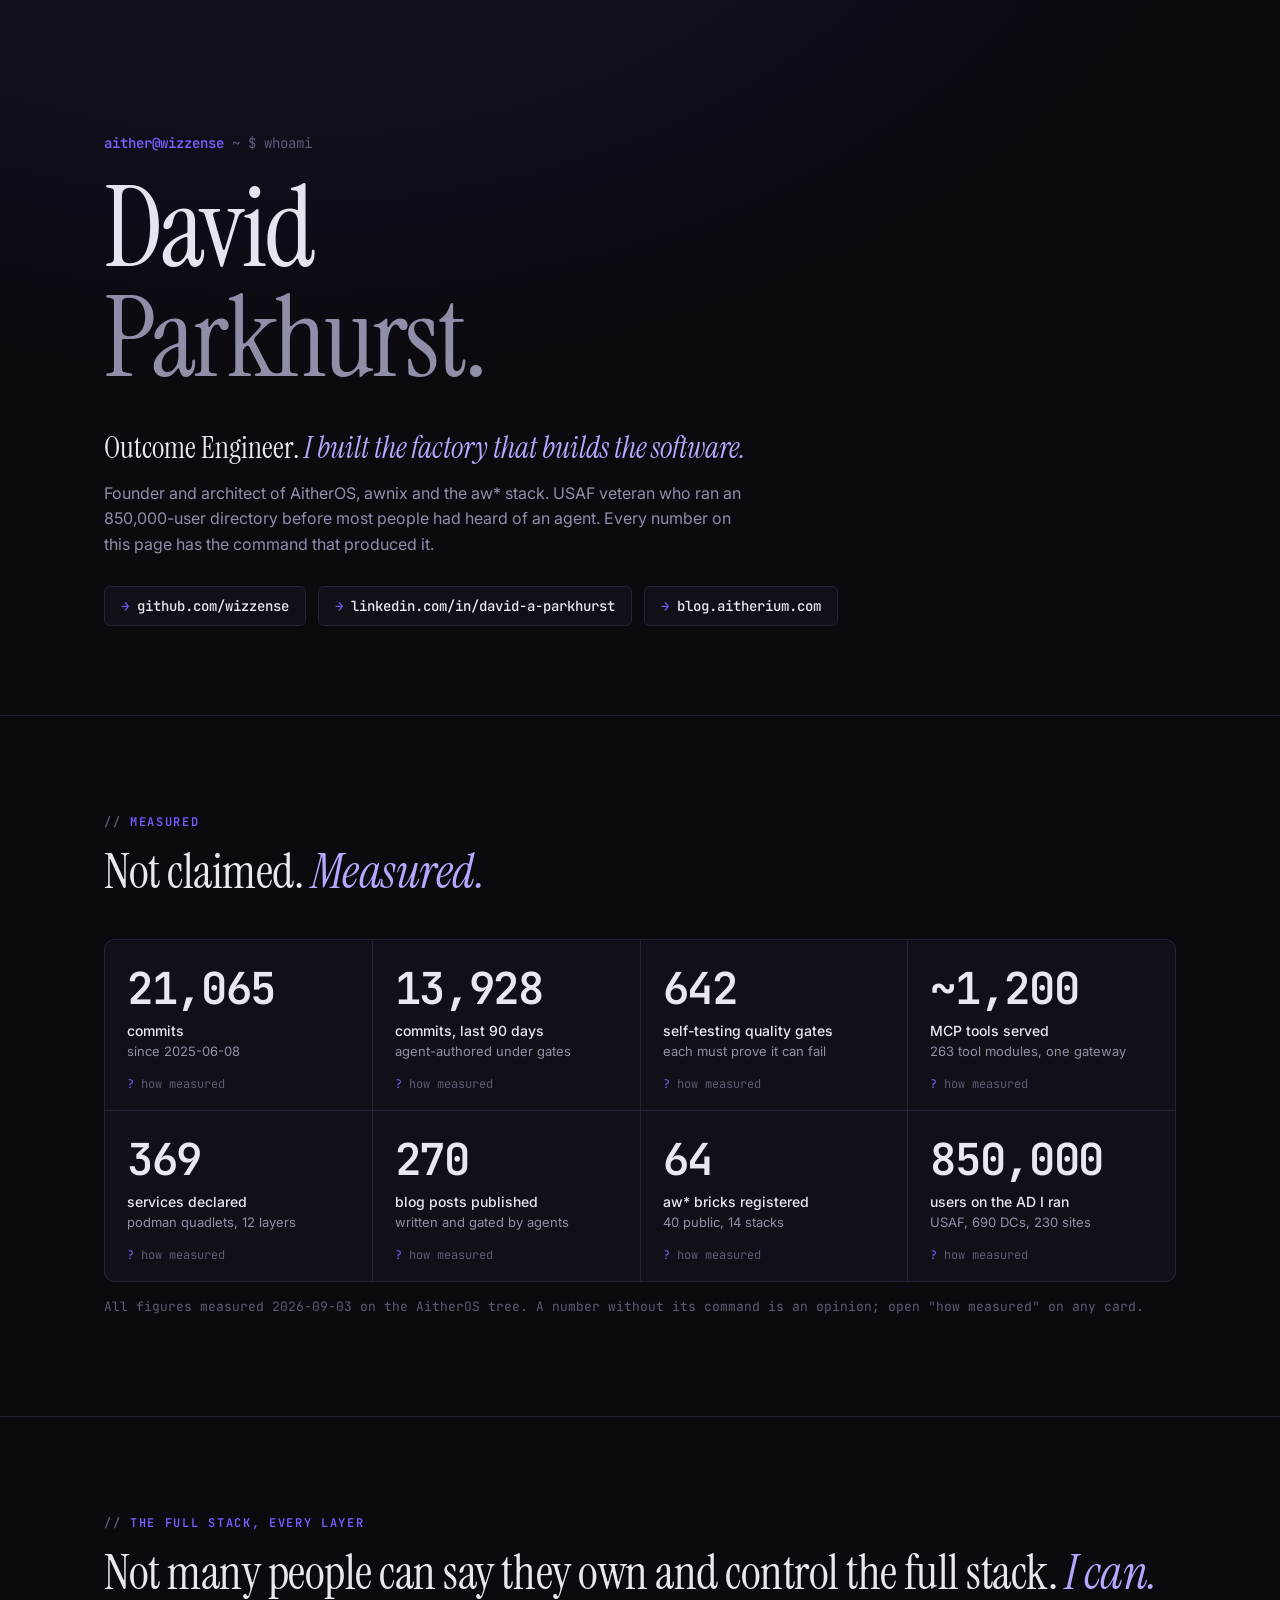
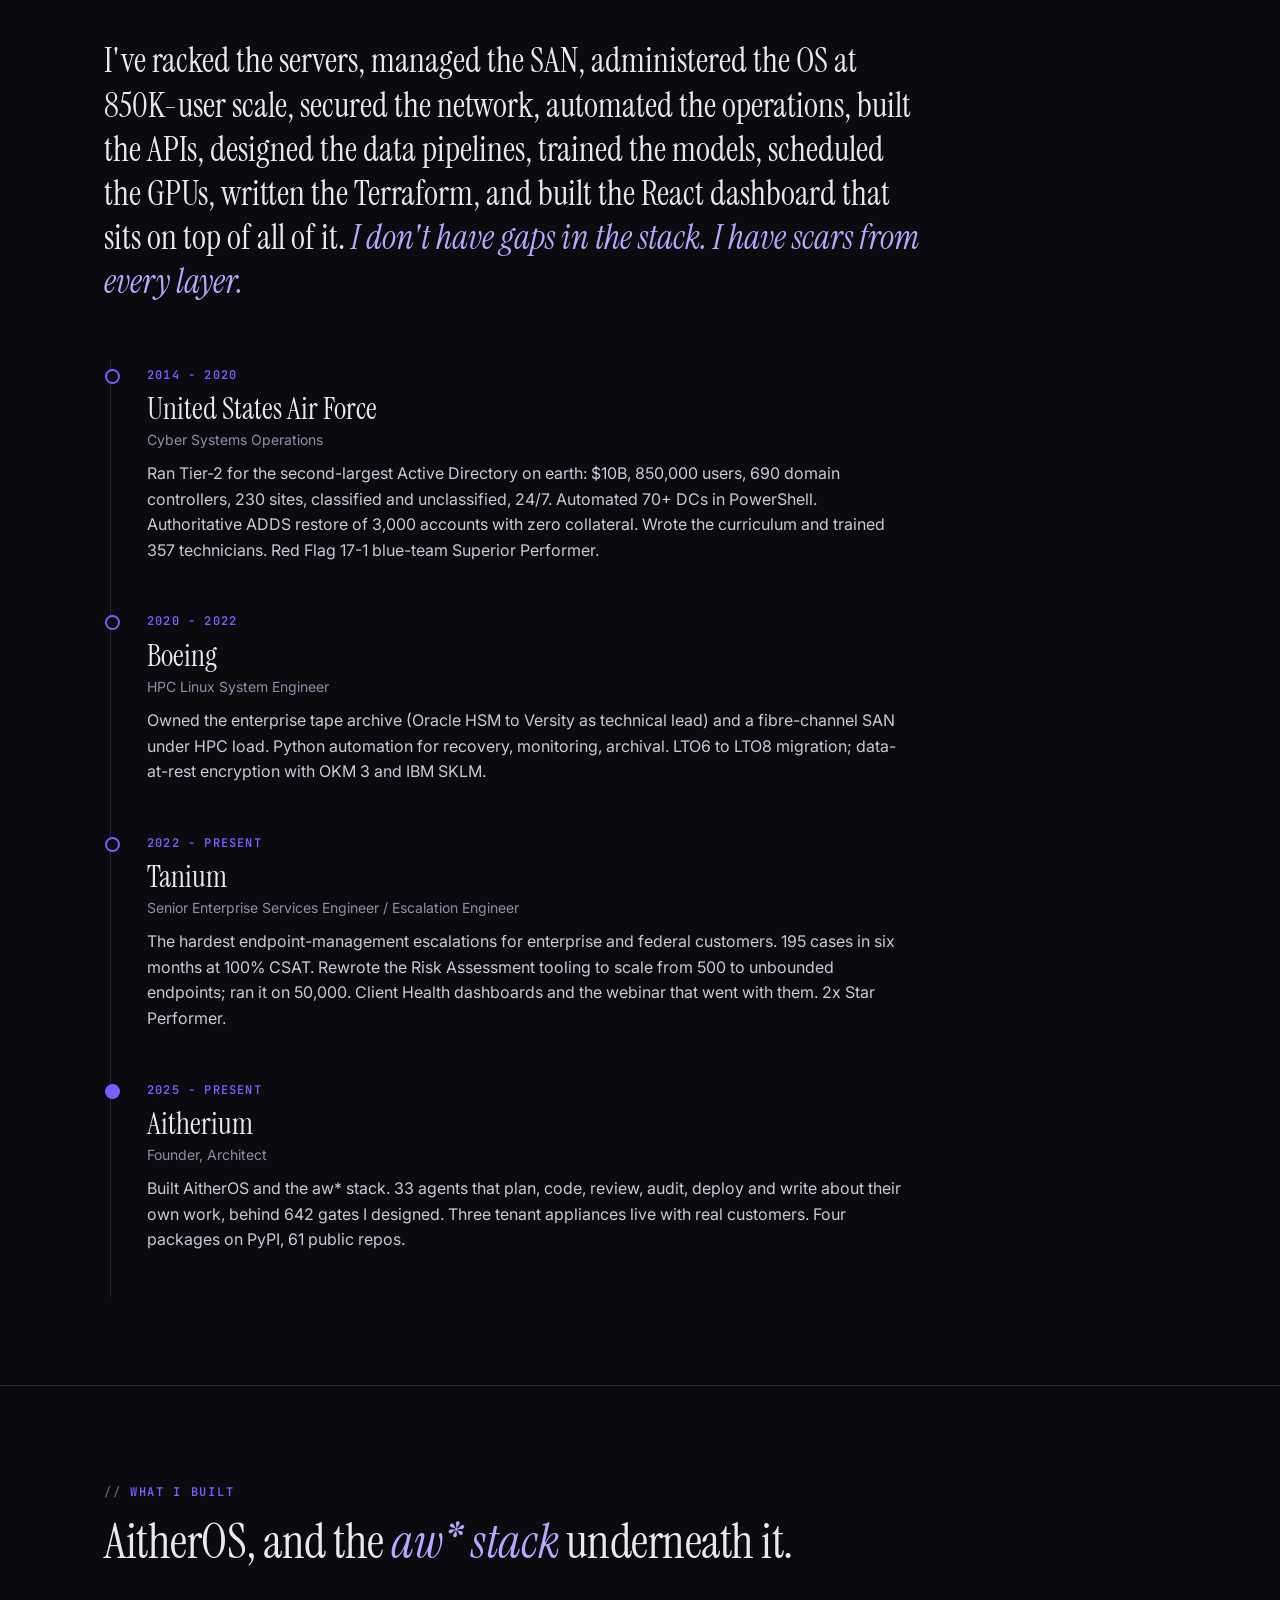
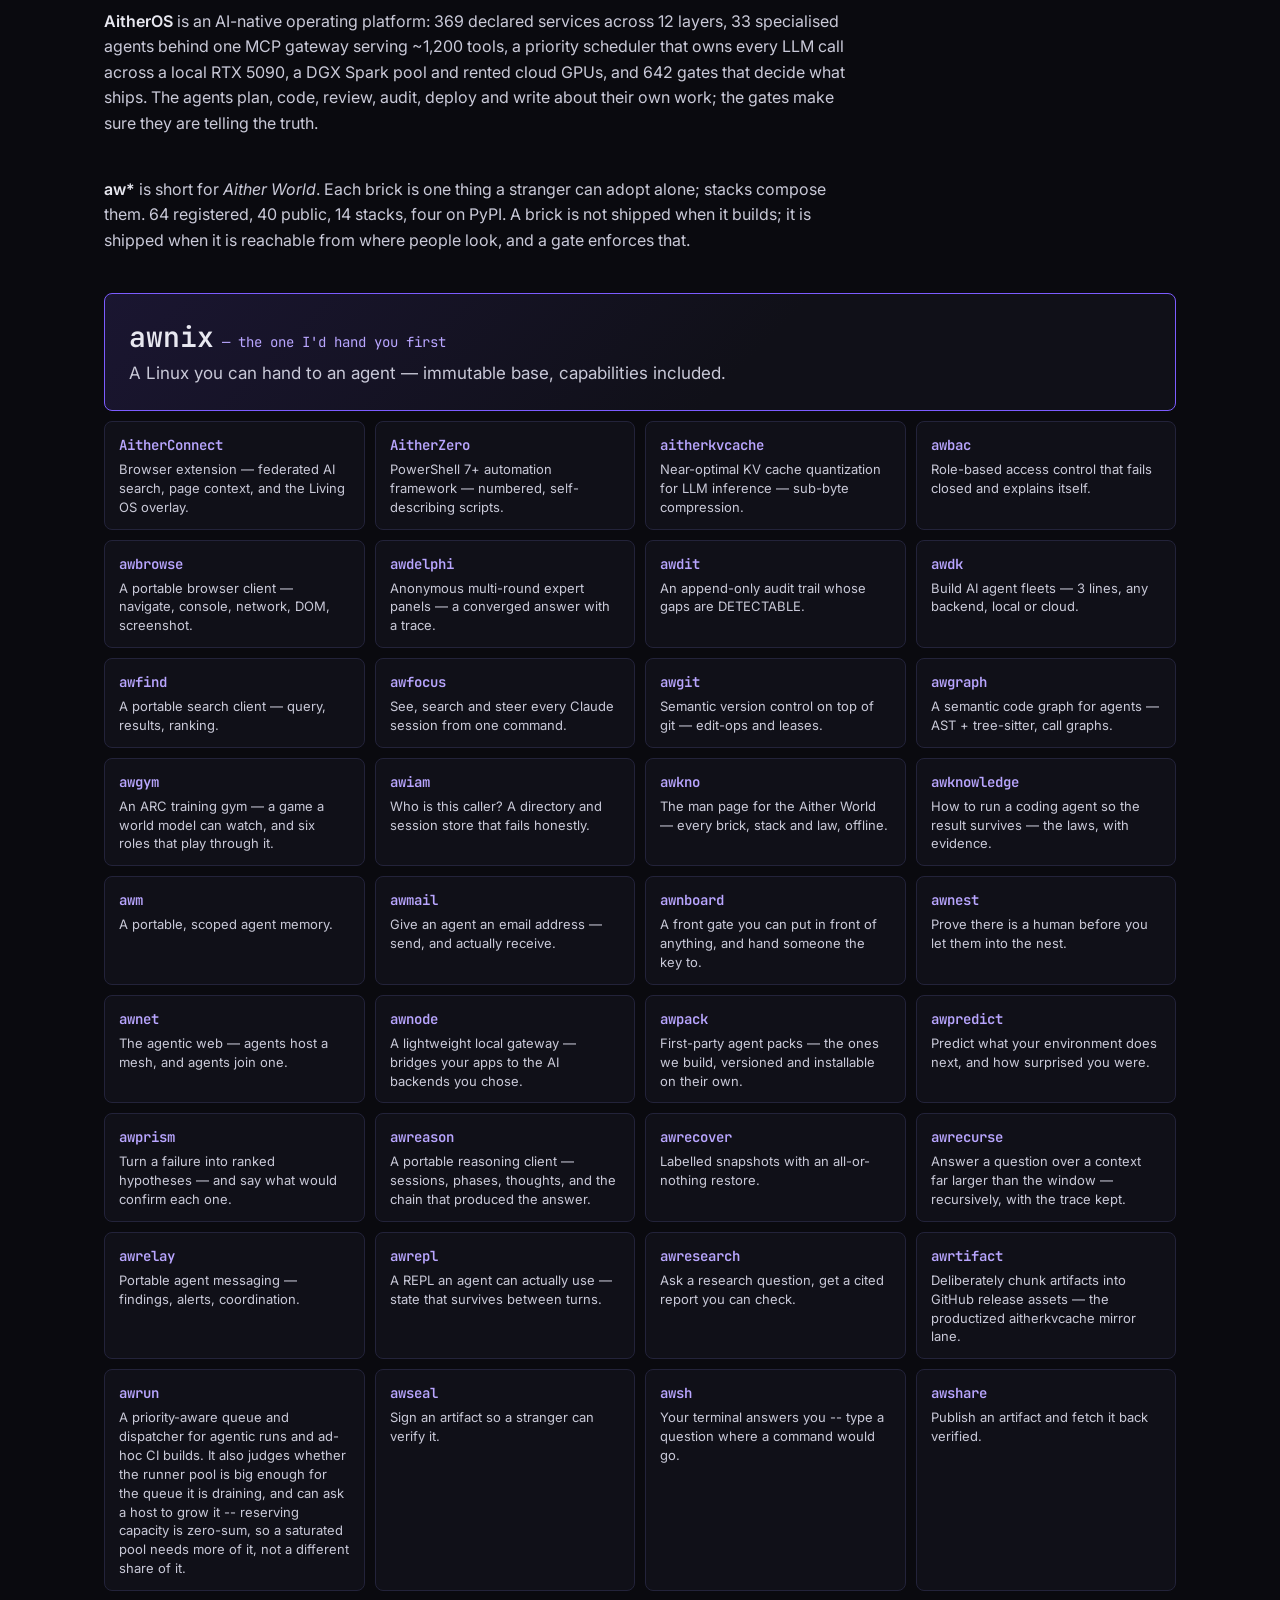
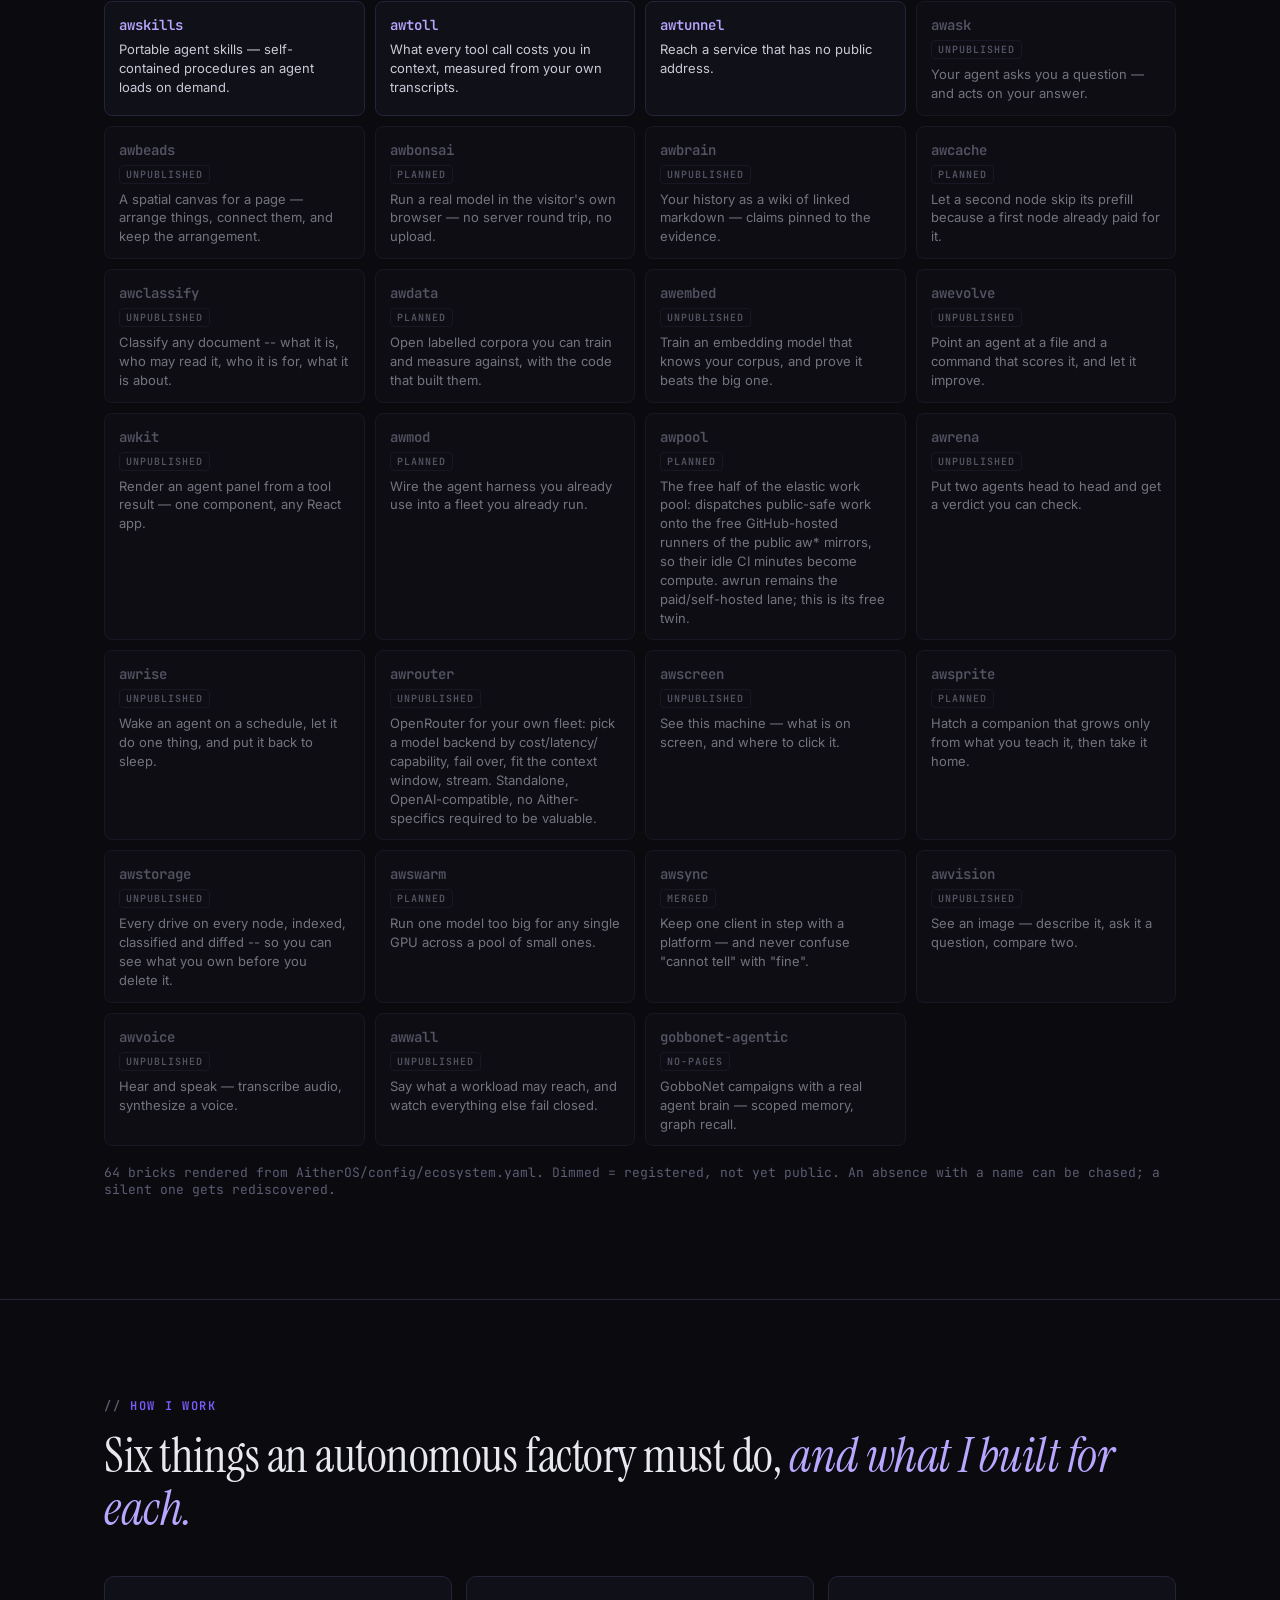
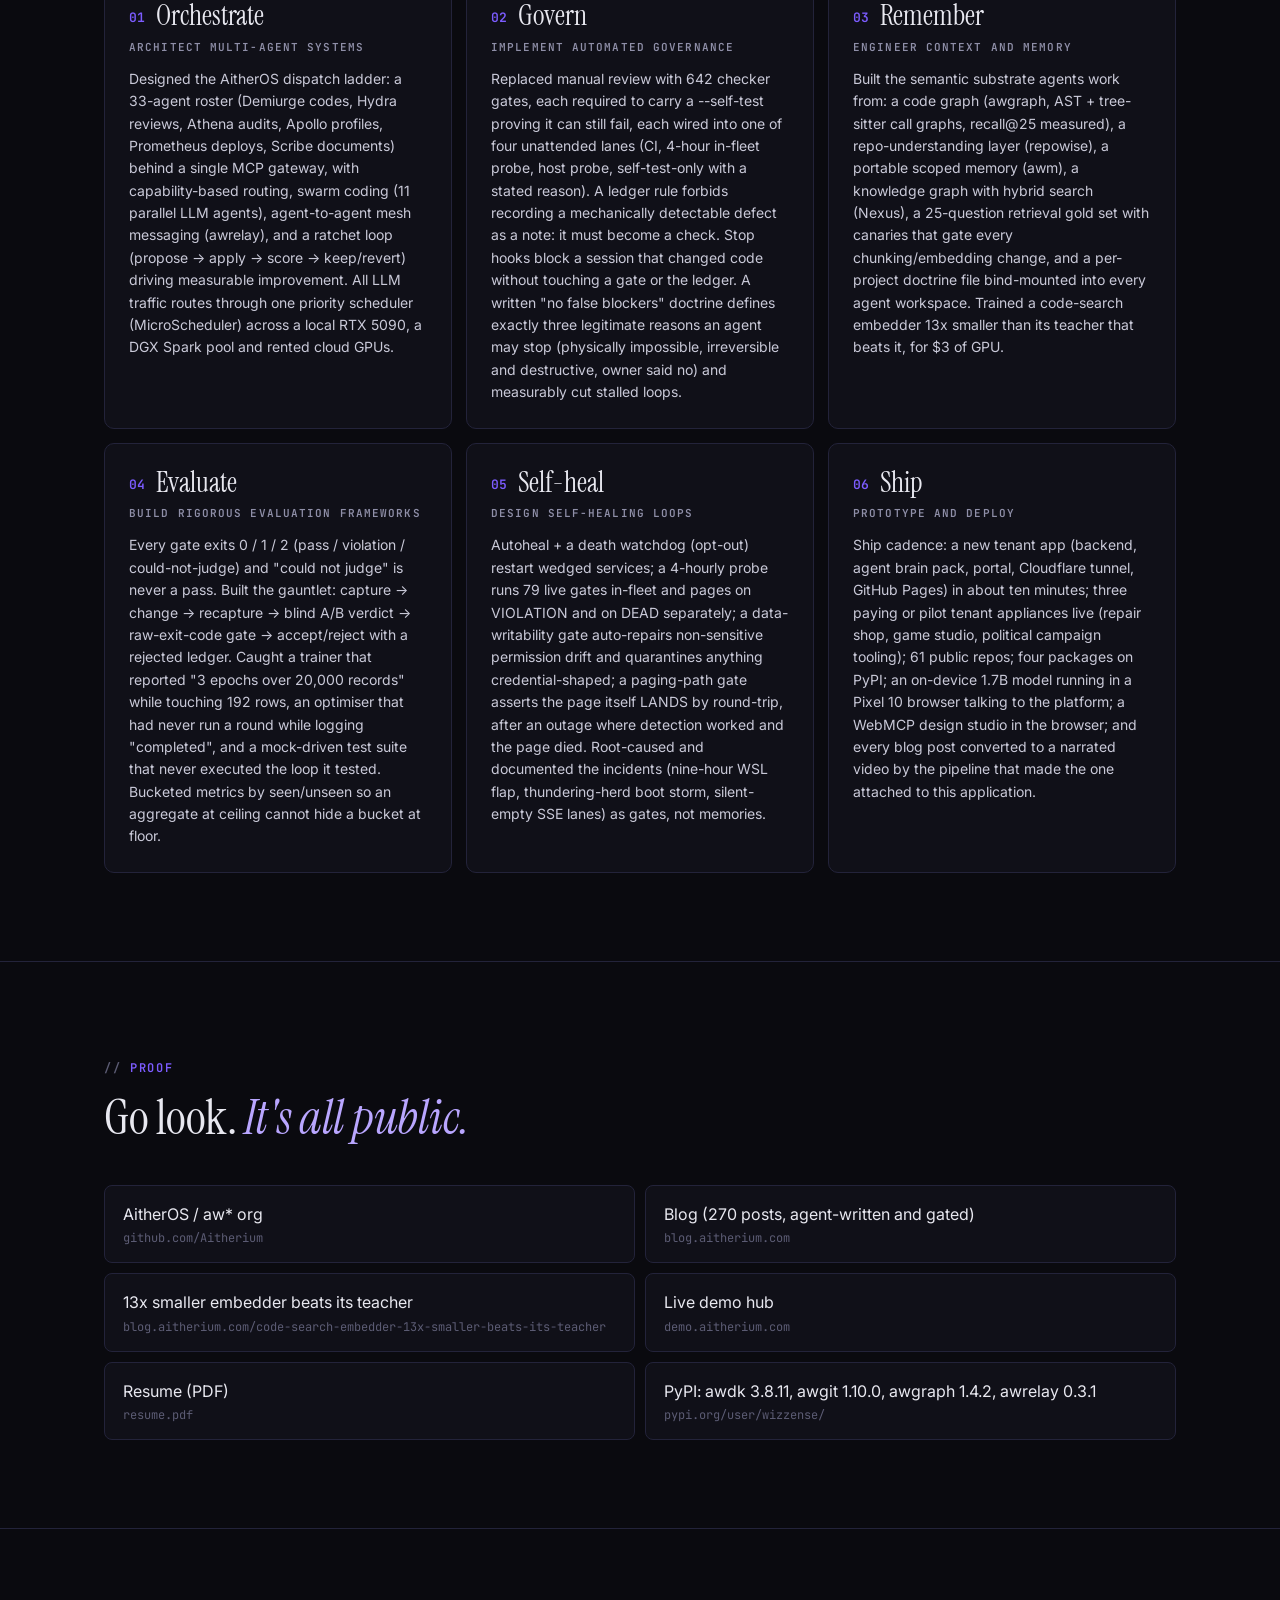
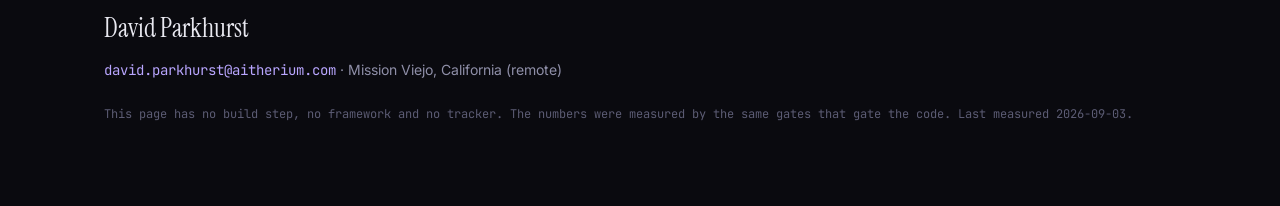
<file: site/index.html>
<!doctype html>
<html lang="en">
<head>
<meta charset="utf-8">
<meta name="viewport" content="width=device-width, initial-scale=1">
<title>David Parkhurst — Outcome Engineer</title>
<meta name="description" content="David Parkhurst. Outcome Engineer. Founder and architect of AitherOS, awnix and the aw* stack. USAF veteran. I built the factory that builds the software.">
<meta property="og:title" content="David Parkhurst — Outcome Engineer">
<meta property="og:description" content="I built the factory that builds the software. 21,065 commits, 642 self-testing gates, 1,200 MCP tools, 64 aw* bricks.">
<meta name="color-scheme" content="dark">
<link rel="preconnect" href="https://fonts.googleapis.com">
<link rel="preconnect" href="https://fonts.gstatic.com" crossorigin>
<link href="https://fonts.googleapis.com/css2?family=Instrument+Serif:ital@0;1&family=JetBrains+Mono:wght@400;600&family=Inter:wght@400;500;600&display=swap" rel="stylesheet">
<style>
:root{
  --bg:#0a0a0f; --bg2:#101018; --bg3:#161623; --line:#23233a;
  --fg:#e8e8f0; --mute:#8f8fa8; --dim:#5c5c74;
  --acc:#7c5cff; --acc2:#b9a6ff; --acc-dim:rgba(124,92,255,.14);
  --serif:"Instrument Serif",Georgia,"Times New Roman",serif;
  --sans:Inter,system-ui,-apple-system,"Segoe UI",Roboto,sans-serif;
  --mono:"JetBrains Mono",ui-monospace,SFMono-Regular,Menlo,Consolas,monospace;
  --max:1120px;
}
*{box-sizing:border-box}
html{scroll-behavior:smooth}
body{margin:0;background:var(--bg);color:var(--fg);font:16px/1.6 var(--sans);-webkit-font-smoothing:antialiased}
a{color:var(--acc2);text-decoration:none}
a:hover{text-decoration:underline;text-decoration-thickness:1px;text-underline-offset:3px}
h1,h2,h3{font-weight:400;margin:0}
.wrap{max-width:var(--max);margin:0 auto;padding:0 24px}
section{padding:88px 0;border-top:1px solid var(--line)}
.kicker{font:600 12px/1 var(--mono);letter-spacing:.14em;text-transform:uppercase;color:var(--acc);margin-bottom:18px}
.kicker::before{content:"// ";color:var(--dim)}
h2{font:400 clamp(30px,4.4vw,48px)/1.1 var(--serif);letter-spacing:-.01em;margin-bottom:40px}
h2 em{font-style:italic;color:var(--acc2)}
/* hero */
.hero{padding:120px 0 96px;position:relative;overflow:hidden;border-top:0}
.hero::before{content:"";position:absolute;inset:-40% -20% auto -20%;height:120%;background:radial-gradient(ellipse at 30% 0%,var(--acc-dim),transparent 55%);pointer-events:none}
.hero .prompt{font:14px var(--mono);color:var(--dim);margin-bottom:22px}
.hero .prompt b{color:var(--acc);font-weight:600}
.hero h1{font:400 clamp(48px,9vw,112px)/.98 var(--serif);letter-spacing:-.025em}
.hero h1 span{display:block;color:var(--mute)}
.hero .line{font:400 clamp(20px,2.6vw,30px)/1.3 var(--serif);color:var(--fg);margin:34px 0 14px;max-width:760px}
.hero .line em{color:var(--acc2)}
.hero .sub{color:var(--mute);max-width:640px;margin:0 0 36px}
.links{display:flex;flex-wrap:wrap;gap:12px;list-style:none;padding:0;margin:0}
.links a{font:500 14px var(--mono);border:1px solid var(--line);padding:10px 16px;border-radius:6px;color:var(--fg);background:var(--bg2);transition:border-color .2s,transform .2s}
.links a:hover{border-color:var(--acc);text-decoration:none;transform:translateY(-1px)}
.links a::before{content:"→ ";color:var(--acc)}
/* numbers */
.nums{list-style:none;padding:0;margin:0;display:grid;grid-template-columns:repeat(4,1fr);gap:1px;background:var(--line);border:1px solid var(--line);border-radius:10px;overflow:hidden}
.num{background:var(--bg2);padding:26px 22px 18px;display:flex;flex-direction:column;gap:4px;min-height:170px}
.num__v{font:600 clamp(30px,3.6vw,44px)/1 var(--mono);color:var(--fg);letter-spacing:-.03em;font-variant-numeric:tabular-nums}
.num__l{font:500 14px var(--sans);color:var(--fg);margin-top:8px}
.num__s{font:13px var(--sans);color:var(--mute)}
.num__how{margin-top:auto;padding-top:10px;font:12px var(--mono);color:var(--dim)}
.num__how summary{cursor:pointer;list-style:none;color:var(--dim)}
.num__how summary::before{content:"? ";color:var(--acc)}
.num__how summary::-webkit-details-marker{display:none}
.num__how p{margin:8px 0 0;color:var(--mute);line-height:1.5;font-family:var(--sans);font-size:12.5px}
.measured-note{font:13px var(--mono);color:var(--dim);margin-top:16px}
/* timeline */
.tls{list-style:none;padding:0;margin:0;display:grid;gap:0;border-left:1px solid var(--line);margin-left:6px}
.tl{position:relative;padding:0 0 44px 36px}
.tl::before{content:"";position:absolute;left:-6px;top:8px;width:11px;height:11px;border-radius:50%;background:var(--bg);border:2px solid var(--acc)}
.tl:last-child::before{background:var(--acc)}
.tl__when{font:600 12px var(--mono);letter-spacing:.1em;color:var(--acc);text-transform:uppercase}
.tl__org{font:400 30px/1.15 var(--serif);margin:6px 0 2px}
.tl__role{margin:0 0 10px;color:var(--mute);font-size:14px}
.tl__body{margin:0;max-width:760px;color:#c9c9d8}
.stack-quote{font:400 clamp(22px,3vw,34px)/1.3 var(--serif);max-width:820px;margin:0 0 56px;color:var(--fg)}
.stack-quote em{color:var(--acc2)}
/* built */
.built-lead{max-width:760px;color:#c9c9d8;margin:0 0 40px}
.built-lead strong{color:var(--fg);font-weight:600}
.bricks{list-style:none;padding:0;margin:0;display:grid;grid-template-columns:repeat(auto-fill,minmax(230px,1fr));gap:10px}
.brick{background:var(--bg2);border:1px solid var(--line);border-radius:8px;padding:14px 14px 12px;display:flex;flex-direction:column;gap:6px;transition:border-color .2s}
.brick:hover{border-color:var(--acc)}
.brick__id{font:600 14px var(--mono);color:var(--acc2)}
.brick__tag{margin:0;font-size:13px;line-height:1.45;color:#c9c9d8}
.brick--dim{opacity:.55}
.brick--dim .brick__id{color:var(--mute)}
.brick--hero{grid-column:1/-1;background:linear-gradient(135deg,var(--acc-dim),var(--bg2) 60%);border-color:var(--acc);padding:24px}
.brick--hero .brick__id{font-size:28px;color:var(--fg)}
.brick--hero .brick__id::after{content:"  — the one I'd hand you first";font-size:14px;color:var(--acc2);font-weight:400}
.brick--hero .brick__tag{font-size:17px;max-width:720px}
.chip{align-self:flex-start;font:600 10px var(--mono);letter-spacing:.1em;text-transform:uppercase;color:var(--mute);border:1px solid var(--line);border-radius:4px;padding:2px 6px}
.bricks-note{font:13px var(--mono);color:var(--dim);margin-top:18px}
/* doctrine */
.docs{list-style:none;padding:0;margin:0;display:grid;grid-template-columns:repeat(3,1fr);gap:14px}
.doc{background:var(--bg2);border:1px solid var(--line);border-radius:10px;padding:24px;display:flex;flex-direction:column;gap:8px}
.doc__t{font:400 28px/1.1 var(--serif)}
.doc__n{font:600 13px var(--mono);color:var(--acc);margin-right:6px;vertical-align:middle}
.doc__jd{margin:0;font:600 11px var(--mono);letter-spacing:.1em;text-transform:uppercase;color:var(--mute)}
.doc__p{margin:6px 0 0;font-size:14px;line-height:1.6;color:#c9c9d8}
/* proof */
.proofs{list-style:none;padding:0;margin:0;display:grid;grid-template-columns:repeat(2,1fr);gap:10px}
.proof{display:flex;flex-direction:column;gap:3px;background:var(--bg2);border:1px solid var(--line);border-radius:8px;padding:16px 18px;color:var(--fg);transition:border-color .2s}
.proof:hover{border-color:var(--acc);text-decoration:none}
.proof__u{font:12px var(--mono);color:var(--dim);word-break:break-all}
/* footer */
footer{border-top:1px solid var(--line);padding:56px 0 72px;color:var(--mute);font-size:14px}
footer .sig{font:400 26px var(--serif);color:var(--fg);margin-bottom:8px}
footer a{font-family:var(--mono)}
footer .fine{font:12px var(--mono);color:var(--dim);margin-top:24px}
@media (max-width:900px){.nums{grid-template-columns:repeat(2,1fr)}.docs{grid-template-columns:1fr 1fr}}
@media (max-width:600px){section{padding:64px 0}.hero{padding:80px 0 64px}.nums,.docs,.proofs{grid-template-columns:1fr}.num{min-height:0}.tl{padding-left:26px}}
@media (prefers-reduced-motion:reduce){*{transition:none!important;animation:none!important}html{scroll-behavior:auto}}
</style>
</head>
<body>
<main>
<header class="hero">
  <div class="wrap">
    <p class="prompt"><b>aither@wizzense</b> ~ $ whoami</p>
    <h1>David<span>Parkhurst.</span></h1>
    <p class="line">Outcome Engineer. <em>I built the factory that builds the software.</em></p>
    <p class="sub">Founder and architect of AitherOS, awnix and the aw* stack. USAF veteran who ran an 850,000-user directory before most people had heard of an agent. Every number on this page has the command that produced it.</p>
    <ul class="links">
      <li><a href="https://github.com/wizzense" target="_blank" rel="noopener">github.com/wizzense</a></li>
      <li><a href="https://www.linkedin.com/in/david-a-parkhurst" target="_blank" rel="noopener">linkedin.com/in/david-a-parkhurst</a></li>
      <li><a href="https://blog.aitherium.com" target="_blank" rel="noopener">blog.aitherium.com</a></li>
    </ul>
  </div>
</header>

<section id="measured" aria-labelledby="h-measured">
  <div class="wrap">
    <p class="kicker">measured</p>
    <h2 id="h-measured">Not claimed. <em>Measured.</em></h2>
    <ul class="nums">
<li class="num"><span class="num__v" data-count="21065">21,065</span><span class="num__l">commits</span><span class="num__s">since 2025-06-08</span><details class="num__how"><summary>how measured</summary><p>git rev-list --count HEAD on the AitherOS tree, 2026-09-03.</p></details></li>
<li class="num"><span class="num__v" data-count="13928">13,928</span><span class="num__l">commits, last 90 days</span><span class="num__s">agent-authored under gates</span><details class="num__how"><summary>how measured</summary><p>git rev-list --count --since=&#x27;90 days ago&#x27; HEAD.</p></details></li>
<li class="num"><span class="num__v" data-count="642">642</span><span class="num__l">self-testing quality gates</span><span class="num__s">each must prove it can fail</span><details class="num__how"><summary>how measured</summary><p>git ls-files &#x27;AitherOS/dev/tools/check_*.py&#x27; | wc -l. Every gate carries --self-test and is claimed by one of four unattended lanes.</p></details></li>
<li class="num"><span class="num__v" data-count="1200">~1,200</span><span class="num__l">MCP tools served</span><span class="num__s">263 tool modules, one gateway</span><details class="num__how"><summary>how measured</summary><p>Gateway tools/list on probe (1204-1211 recorded); ls apps/awnode/tools/mcp/mcp_*.py = 263.</p></details></li>
<li class="num"><span class="num__v" data-count="369">369</span><span class="num__l">services declared</span><span class="num__s">podman quadlets, 12 layers</span><details class="num__how"><summary>how measured</summary><p>grep -cE &#x27;^  [a-z][a-z0-9-]+:$&#x27; .DEPLOYMENT/compose/docker-compose.aitheros.yml.</p></details></li>
<li class="num"><span class="num__v" data-count="270">270</span><span class="num__l">blog posts published</span><span class="num__s">written and gated by agents</span><details class="num__how"><summary>how measured</summary><p>ls apps/AitherVeil/content/blog/*.md | wc -l; served at blog.aitherium.com.</p></details></li>
<li class="num"><span class="num__v" data-count="64">64</span><span class="num__l">aw* bricks registered</span><span class="num__s">40 public, 14 stacks</span><details class="num__how"><summary>how measured</summary><p>AitherOS/config/ecosystem.yaml bricks[] (public 40, unpublished 15, planned 7, merged 1, no-pages 1); stacks[] = 14.</p></details></li>
<li class="num"><span class="num__v" data-count="850000">850,000</span><span class="num__l">users on the AD I ran</span><span class="num__s">USAF, 690 DCs, 230 sites</span><details class="num__how"><summary>how measured</summary><p>USAF Cyber Systems Operations, 2015-2020; second-largest Active Directory in the world. From service record / LinkedIn, not re-measured.</p></details></li>
    </ul>
    <p class="measured-note">All figures measured 2026-09-03 on the AitherOS tree. A number without its command is an opinion; open "how measured" on any card.</p>
  </div>
</section>

<section id="stack" aria-labelledby="h-stack">
  <div class="wrap">
    <p class="kicker">the full stack, every layer</p>
    <h2 id="h-stack">Not many people can say they own and control the full stack. <em>I can.</em></h2>
    <p class="stack-quote">I've racked the servers, managed the SAN, administered the OS at 850K-user scale, secured the network, automated the operations, built the APIs, designed the data pipelines, trained the models, scheduled the GPUs, written the Terraform, and built the React dashboard that sits on top of all of it. <em>I don't have gaps in the stack. I have scars from every layer.</em></p>
    <ol class="tls">
<li class="tl"><span class="tl__when">2014 - 2020</span><h3 class="tl__org">United States Air Force</h3><p class="tl__role">Cyber Systems Operations</p><p class="tl__body">Ran Tier-2 for the second-largest Active Directory on earth: $10B, 850,000 users, 690 domain controllers, 230 sites, classified and unclassified, 24/7. Automated 70+ DCs in PowerShell. Authoritative ADDS restore of 3,000 accounts with zero collateral. Wrote the curriculum and trained 357 technicians. Red Flag 17-1 blue-team Superior Performer.</p></li>
<li class="tl"><span class="tl__when">2020 - 2022</span><h3 class="tl__org">Boeing</h3><p class="tl__role">HPC Linux System Engineer</p><p class="tl__body">Owned the enterprise tape archive (Oracle HSM to Versity as technical lead) and a fibre-channel SAN under HPC load. Python automation for recovery, monitoring, archival. LTO6 to LTO8 migration; data-at-rest encryption with OKM 3 and IBM SKLM.</p></li>
<li class="tl"><span class="tl__when">2022 - present</span><h3 class="tl__org">Tanium</h3><p class="tl__role">Senior Enterprise Services Engineer / Escalation Engineer</p><p class="tl__body">The hardest endpoint-management escalations for enterprise and federal customers. 195 cases in six months at 100% CSAT. Rewrote the Risk Assessment tooling to scale from 500 to unbounded endpoints; ran it on 50,000. Client Health dashboards and the webinar that went with them. 2x Star Performer.</p></li>
<li class="tl"><span class="tl__when">2025 - present</span><h3 class="tl__org">Aitherium</h3><p class="tl__role">Founder, Architect</p><p class="tl__body">Built AitherOS and the aw* stack. 33 agents that plan, code, review, audit, deploy and write about their own work, behind 642 gates I designed. Three tenant appliances live with real customers. Four packages on PyPI, 61 public repos.</p></li>
    </ol>
  </div>
</section>

<section id="built" aria-labelledby="h-built">
  <div class="wrap">
    <p class="kicker">what i built</p>
    <h2 id="h-built">AitherOS, and the <em>aw* stack</em> underneath it.</h2>
    <p class="built-lead"><strong>AitherOS</strong> is an AI-native operating platform: 369 declared services across 12 layers, 33 specialised agents behind one MCP gateway serving ~1,200 tools, a priority scheduler that owns every LLM call across a local RTX 5090, a DGX Spark pool and rented cloud GPUs, and 642 gates that decide what ships. The agents plan, code, review, audit, deploy and write about their own work; the gates make sure they are telling the truth.</p>
    <p class="built-lead"><strong>aw*</strong> is short for <em>Aither World</em>. Each brick is one thing a stranger can adopt alone; stacks compose them. 64 registered, 40 public, 14 stacks, four on PyPI. A brick is not shipped when it builds; it is shipped when it is reachable from where people look, and a gate enforces that.</p>
    <ul class="bricks">
<li class="brick brick--hero"><span class="brick__id">awnix</span><p class="brick__tag">A Linux you can hand to an agent — immutable base, capabilities included.</p></li>
<li class="brick"><span class="brick__id">AitherConnect</span><p class="brick__tag">Browser extension — federated AI search, page context, and the Living OS overlay.</p></li>
<li class="brick"><span class="brick__id">AitherZero</span><p class="brick__tag">PowerShell 7+ automation framework — numbered, self-describing scripts.</p></li>
<li class="brick"><span class="brick__id">aitherkvcache</span><p class="brick__tag">Near-optimal KV cache quantization for LLM inference — sub-byte compression.</p></li>
<li class="brick"><span class="brick__id">awbac</span><p class="brick__tag">Role-based access control that fails closed and explains itself.</p></li>
<li class="brick"><span class="brick__id">awbrowse</span><p class="brick__tag">A portable browser client — navigate, console, network, DOM, screenshot.</p></li>
<li class="brick"><span class="brick__id">awdelphi</span><p class="brick__tag">Anonymous multi-round expert panels — a converged answer with a trace.</p></li>
<li class="brick"><span class="brick__id">awdit</span><p class="brick__tag">An append-only audit trail whose gaps are DETECTABLE.</p></li>
<li class="brick"><span class="brick__id">awdk</span><p class="brick__tag">Build AI agent fleets — 3 lines, any backend, local or cloud.</p></li>
<li class="brick"><span class="brick__id">awfind</span><p class="brick__tag">A portable search client — query, results, ranking.</p></li>
<li class="brick"><span class="brick__id">awfocus</span><p class="brick__tag">See, search and steer every Claude session from one command.</p></li>
<li class="brick"><span class="brick__id">awgit</span><p class="brick__tag">Semantic version control on top of git — edit-ops and leases.</p></li>
<li class="brick"><span class="brick__id">awgraph</span><p class="brick__tag">A semantic code graph for agents — AST + tree-sitter, call graphs.</p></li>
<li class="brick"><span class="brick__id">awgym</span><p class="brick__tag">An ARC training gym — a game a world model can watch, and six roles that play through it.</p></li>
<li class="brick"><span class="brick__id">awiam</span><p class="brick__tag">Who is this caller? A directory and session store that fails honestly.</p></li>
<li class="brick"><span class="brick__id">awkno</span><p class="brick__tag">The man page for the Aither World — every brick, stack and law, offline.</p></li>
<li class="brick"><span class="brick__id">awknowledge</span><p class="brick__tag">How to run a coding agent so the result survives — the laws, with evidence.</p></li>
<li class="brick"><span class="brick__id">awm</span><p class="brick__tag">A portable, scoped agent memory.</p></li>
<li class="brick"><span class="brick__id">awmail</span><p class="brick__tag">Give an agent an email address — send, and actually receive.</p></li>
<li class="brick"><span class="brick__id">awnboard</span><p class="brick__tag">A front gate you can put in front of anything, and hand someone the key to.</p></li>
<li class="brick"><span class="brick__id">awnest</span><p class="brick__tag">Prove there is a human before you let them into the nest.</p></li>
<li class="brick"><span class="brick__id">awnet</span><p class="brick__tag">The agentic web — agents host a mesh, and agents join one.</p></li>
<li class="brick"><span class="brick__id">awnode</span><p class="brick__tag">A lightweight local gateway — bridges your apps to the AI backends you chose.</p></li>
<li class="brick"><span class="brick__id">awpack</span><p class="brick__tag">First-party agent packs — the ones we build, versioned and installable on their own.</p></li>
<li class="brick"><span class="brick__id">awpredict</span><p class="brick__tag">Predict what your environment does next, and how surprised you were.</p></li>
<li class="brick"><span class="brick__id">awprism</span><p class="brick__tag">Turn a failure into ranked hypotheses — and say what would confirm each one.</p></li>
<li class="brick"><span class="brick__id">awreason</span><p class="brick__tag">A portable reasoning client — sessions, phases, thoughts, and the chain that produced the answer.</p></li>
<li class="brick"><span class="brick__id">awrecover</span><p class="brick__tag">Labelled snapshots with an all-or-nothing restore.</p></li>
<li class="brick"><span class="brick__id">awrecurse</span><p class="brick__tag">Answer a question over a context far larger than the window — recursively, with the trace kept.</p></li>
<li class="brick"><span class="brick__id">awrelay</span><p class="brick__tag">Portable agent messaging — findings, alerts, coordination.</p></li>
<li class="brick"><span class="brick__id">awrepl</span><p class="brick__tag">A REPL an agent can actually use — state that survives between turns.</p></li>
<li class="brick"><span class="brick__id">awresearch</span><p class="brick__tag">Ask a research question, get a cited report you can check.</p></li>
<li class="brick"><span class="brick__id">awrtifact</span><p class="brick__tag">Deliberately chunk artifacts into GitHub release assets — the productized aitherkvcache mirror lane.</p></li>
<li class="brick"><span class="brick__id">awrun</span><p class="brick__tag">A priority-aware queue and dispatcher for agentic runs and ad-hoc CI builds. It also judges whether the runner pool is big enough for the queue it is draining, and can ask a host to grow it -- reserving capacity is zero-sum, so a saturated pool needs more of it, not a different share of it.</p></li>
<li class="brick"><span class="brick__id">awseal</span><p class="brick__tag">Sign an artifact so a stranger can verify it.</p></li>
<li class="brick"><span class="brick__id">awsh</span><p class="brick__tag">Your terminal answers you -- type a question where a command would go.</p></li>
<li class="brick"><span class="brick__id">awshare</span><p class="brick__tag">Publish an artifact and fetch it back verified.</p></li>
<li class="brick"><span class="brick__id">awskills</span><p class="brick__tag">Portable agent skills — self-contained procedures an agent loads on demand.</p></li>
<li class="brick"><span class="brick__id">awtoll</span><p class="brick__tag">What every tool call costs you in context, measured from your own transcripts.</p></li>
<li class="brick"><span class="brick__id">awtunnel</span><p class="brick__tag">Reach a service that has no public address.</p></li>
<li class="brick brick--dim"><span class="brick__id">awask</span><span class="chip">unpublished</span><p class="brick__tag">Your agent asks you a question — and acts on your answer.</p></li>
<li class="brick brick--dim"><span class="brick__id">awbeads</span><span class="chip">unpublished</span><p class="brick__tag">A spatial canvas for a page — arrange things, connect them, and keep the arrangement.</p></li>
<li class="brick brick--dim"><span class="brick__id">awbonsai</span><span class="chip">planned</span><p class="brick__tag">Run a real model in the visitor&#x27;s own browser — no server round trip, no upload.</p></li>
<li class="brick brick--dim"><span class="brick__id">awbrain</span><span class="chip">unpublished</span><p class="brick__tag">Your history as a wiki of linked markdown — claims pinned to the evidence.</p></li>
<li class="brick brick--dim"><span class="brick__id">awcache</span><span class="chip">planned</span><p class="brick__tag">Let a second node skip its prefill because a first node already paid for it.</p></li>
<li class="brick brick--dim"><span class="brick__id">awclassify</span><span class="chip">unpublished</span><p class="brick__tag">Classify any document -- what it is, who may read it, who it is for, what it is about.</p></li>
<li class="brick brick--dim"><span class="brick__id">awdata</span><span class="chip">planned</span><p class="brick__tag">Open labelled corpora you can train and measure against, with the code that built them.</p></li>
<li class="brick brick--dim"><span class="brick__id">awembed</span><span class="chip">unpublished</span><p class="brick__tag">Train an embedding model that knows your corpus, and prove it beats the big one.</p></li>
<li class="brick brick--dim"><span class="brick__id">awevolve</span><span class="chip">unpublished</span><p class="brick__tag">Point an agent at a file and a command that scores it, and let it improve.</p></li>
<li class="brick brick--dim"><span class="brick__id">awkit</span><span class="chip">unpublished</span><p class="brick__tag">Render an agent panel from a tool result — one component, any React app.</p></li>
<li class="brick brick--dim"><span class="brick__id">awmod</span><span class="chip">planned</span><p class="brick__tag">Wire the agent harness you already use into a fleet you already run.</p></li>
<li class="brick brick--dim"><span class="brick__id">awpool</span><span class="chip">planned</span><p class="brick__tag">The free half of the elastic work pool: dispatches public-safe work onto the free GitHub-hosted runners of the public aw* mirrors, so their idle CI minutes become compute. awrun remains the paid/self-hosted lane; this is its free twin.</p></li>
<li class="brick brick--dim"><span class="brick__id">awrena</span><span class="chip">unpublished</span><p class="brick__tag">Put two agents head to head and get a verdict you can check.</p></li>
<li class="brick brick--dim"><span class="brick__id">awrise</span><span class="chip">unpublished</span><p class="brick__tag">Wake an agent on a schedule, let it do one thing, and put it back to sleep.</p></li>
<li class="brick brick--dim"><span class="brick__id">awrouter</span><span class="chip">unpublished</span><p class="brick__tag">OpenRouter for your own fleet: pick a model backend by cost/latency/ capability, fail over, fit the context window, stream. Standalone, OpenAI-compatible, no Aither-specifics required to be valuable.</p></li>
<li class="brick brick--dim"><span class="brick__id">awscreen</span><span class="chip">unpublished</span><p class="brick__tag">See this machine — what is on screen, and where to click it.</p></li>
<li class="brick brick--dim"><span class="brick__id">awsprite</span><span class="chip">planned</span><p class="brick__tag">Hatch a companion that grows only from what you teach it, then take it home.</p></li>
<li class="brick brick--dim"><span class="brick__id">awstorage</span><span class="chip">unpublished</span><p class="brick__tag">Every drive on every node, indexed, classified and diffed -- so you can see what you own before you delete it.</p></li>
<li class="brick brick--dim"><span class="brick__id">awswarm</span><span class="chip">planned</span><p class="brick__tag">Run one model too big for any single GPU across a pool of small ones.</p></li>
<li class="brick brick--dim"><span class="brick__id">awsync</span><span class="chip">merged</span><p class="brick__tag">Keep one client in step with a platform — and never confuse &quot;cannot tell&quot; with &quot;fine&quot;.</p></li>
<li class="brick brick--dim"><span class="brick__id">awvision</span><span class="chip">unpublished</span><p class="brick__tag">See an image — describe it, ask it a question, compare two.</p></li>
<li class="brick brick--dim"><span class="brick__id">awvoice</span><span class="chip">unpublished</span><p class="brick__tag">Hear and speak — transcribe audio, synthesize a voice.</p></li>
<li class="brick brick--dim"><span class="brick__id">awwall</span><span class="chip">unpublished</span><p class="brick__tag">Say what a workload may reach, and watch everything else fail closed.</p></li>
<li class="brick brick--dim"><span class="brick__id">gobbonet-agentic</span><span class="chip">no-pages</span><p class="brick__tag">GobboNet campaigns with a real agent brain — scoped memory, graph recall.</p></li>
    </ul>
    <p class="bricks-note">64 bricks rendered from AitherOS/config/ecosystem.yaml. Dimmed = registered, not yet public. An absence with a name can be chased; a silent one gets rediscovered.</p>
  </div>
</section>

<section id="how" aria-labelledby="h-how">
  <div class="wrap">
    <p class="kicker">how i work</p>
    <h2 id="h-how">Six things an autonomous factory must do, <em>and what I built for each.</em></h2>
    <ol class="docs">
<li class="doc"><h3 class="doc__t"><span class="doc__n">01</span> Orchestrate</h3><p class="doc__jd">Architect Multi-Agent Systems</p><p class="doc__p">Designed the AitherOS dispatch ladder: a 33-agent roster (Demiurge codes, Hydra reviews, Athena audits, Apollo profiles, Prometheus deploys, Scribe documents) behind a single MCP gateway, with capability-based routing, swarm coding (11 parallel LLM agents), agent-to-agent mesh messaging (awrelay), and a ratchet loop (propose -&gt; apply -&gt; score -&gt; keep/revert) driving measurable improvement. All LLM traffic routes through one priority scheduler (MicroScheduler) across a local RTX 5090, a DGX Spark pool and rented cloud GPUs.</p></li>
<li class="doc"><h3 class="doc__t"><span class="doc__n">02</span> Govern</h3><p class="doc__jd">Implement Automated Governance</p><p class="doc__p">Replaced manual review with 642 checker gates, each required to carry a --self-test proving it can still fail, each wired into one of four unattended lanes (CI, 4-hour in-fleet probe, host probe, self-test-only with a stated reason). A ledger rule forbids recording a mechanically detectable defect as a note: it must become a check. Stop hooks block a session that changed code without touching a gate or the ledger. A written &quot;no false blockers&quot; doctrine defines exactly three legitimate reasons an agent may stop (physically impossible, irreversible and destructive, owner said no) and measurably cut stalled loops.</p></li>
<li class="doc"><h3 class="doc__t"><span class="doc__n">03</span> Remember</h3><p class="doc__jd">Engineer Context and Memory</p><p class="doc__p">Built the semantic substrate agents work from: a code graph (awgraph, AST + tree-sitter call graphs, recall@25 measured), a repo-understanding layer (repowise), a portable scoped memory (awm), a knowledge graph with hybrid search (Nexus), a 25-question retrieval gold set with canaries that gate every chunking/embedding change, and a per-project doctrine file bind-mounted into every agent workspace. Trained a code-search embedder 13x smaller than its teacher that beats it, for $3 of GPU.</p></li>
<li class="doc"><h3 class="doc__t"><span class="doc__n">04</span> Evaluate</h3><p class="doc__jd">Build Rigorous Evaluation Frameworks</p><p class="doc__p">Every gate exits 0 / 1 / 2 (pass / violation / could-not-judge) and &quot;could not judge&quot; is never a pass. Built the gauntlet: capture -&gt; change -&gt; recapture -&gt; blind A/B verdict -&gt; raw-exit-code gate -&gt; accept/reject with a rejected ledger. Caught a trainer that reported &quot;3 epochs over 20,000 records&quot; while touching 192 rows, an optimiser that had never run a round while logging &quot;completed&quot;, and a mock-driven test suite that never executed the loop it tested. Bucketed metrics by seen/unseen so an aggregate at ceiling cannot hide a bucket at floor.</p></li>
<li class="doc"><h3 class="doc__t"><span class="doc__n">05</span> Self-heal</h3><p class="doc__jd">Design Self-Healing Loops</p><p class="doc__p">Autoheal + a death watchdog (opt-out) restart wedged services; a 4-hourly probe runs 79 live gates in-fleet and pages on VIOLATION and on DEAD separately; a data-writability gate auto-repairs non-sensitive permission drift and quarantines anything credential-shaped; a paging-path gate asserts the page itself LANDS by round-trip, after an outage where detection worked and the page died. Root-caused and documented the incidents (nine-hour WSL flap, thundering-herd boot storm, silent-empty SSE lanes) as gates, not memories.</p></li>
<li class="doc"><h3 class="doc__t"><span class="doc__n">06</span> Ship</h3><p class="doc__jd">Prototype and Deploy</p><p class="doc__p">Ship cadence: a new tenant app (backend, agent brain pack, portal, Cloudflare tunnel, GitHub Pages) in about ten minutes; three paying or pilot tenant appliances live (repair shop, game studio, political campaign tooling); 61 public repos; four packages on PyPI; an on-device 1.7B model running in a Pixel 10 browser talking to the platform; a WebMCP design studio in the browser; and every blog post converted to a narrated video by the pipeline that made the one attached to this application.</p></li>
    </ol>
  </div>
</section>

<section id="proof" aria-labelledby="h-proof">
  <div class="wrap">
    <p class="kicker">proof</p>
    <h2 id="h-proof">Go look. <em>It's all public.</em></h2>
    <ul class="proofs">
<li><a class="proof" href="https://github.com/Aitherium" target=_blank rel=noopener><span>AitherOS / aw* org</span><span class="proof__u">github.com/Aitherium</span></a></li>
<li><a class="proof" href="https://blog.aitherium.com" target=_blank rel=noopener><span>Blog (270 posts, agent-written and gated)</span><span class="proof__u">blog.aitherium.com</span></a></li>
<li><a class="proof" href="https://blog.aitherium.com/code-search-embedder-13x-smaller-beats-its-teacher" target=_blank rel=noopener><span>13x smaller embedder beats its teacher</span><span class="proof__u">blog.aitherium.com/code-search-embedder-13x-smaller-beats-its-teacher</span></a></li>
<li><a class="proof" href="https://demo.aitherium.com" target=_blank rel=noopener><span>Live demo hub</span><span class="proof__u">demo.aitherium.com</span></a></li>
<li><a class="proof" href="resume.pdf" ><span>Resume (PDF)</span><span class="proof__u">resume.pdf</span></a></li>
<li><a class="proof" href="https://pypi.org/user/wizzense/" target=_blank rel=noopener><span>PyPI: awdk 3.8.11, awgit 1.10.0, awgraph 1.4.2, awrelay 0.3.1</span><span class="proof__u">pypi.org/user/wizzense/</span></a></li>
    </ul>
  </div>
</section>
</main>

<footer>
  <div class="wrap">
    <p class="sig">David Parkhurst</p>
    <p><a href="mailto:david.parkhurst@aitherium.com">david.parkhurst@aitherium.com</a> · Mission Viejo, California (remote)</p>
    <p class="fine">This page has no build step, no framework and no tracker. The numbers were measured by the same gates that gate the code. Last measured 2026-09-03.</p>
  </div>
</footer>

<script>
(function(){
  var reduce = window.matchMedia('(prefers-reduced-motion: reduce)').matches;
  var els = document.querySelectorAll('.num__v[data-count]');
  if (reduce || !('IntersectionObserver' in window)) return;
  var fmt = function(n){ return n.toLocaleString('en-US'); };
  var run = function(el){
    var target = parseInt(el.getAttribute('data-count'), 10);
    var prefix = el.textContent.charAt(0) === '~' ? '~' : '';
    var t0 = null, dur = 1100;
    var step = function(ts){
      if (!t0) t0 = ts;
      var p = Math.min(1, (ts - t0) / dur);
      var e = 1 - Math.pow(1 - p, 3);
      el.textContent = prefix + fmt(Math.round(target * e));
      if (p < 1) requestAnimationFrame(step); else el.textContent = prefix + fmt(target);
    };
    requestAnimationFrame(step);
  };
  var io = new IntersectionObserver(function(entries){
    entries.forEach(function(en){
      if (en.isIntersecting) { run(en.target); io.unobserve(en.target); }
    });
  }, {threshold: 0.4});
  els.forEach(function(el){ io.observe(el); });
})();
</script>
</body>
</html>
</file>
